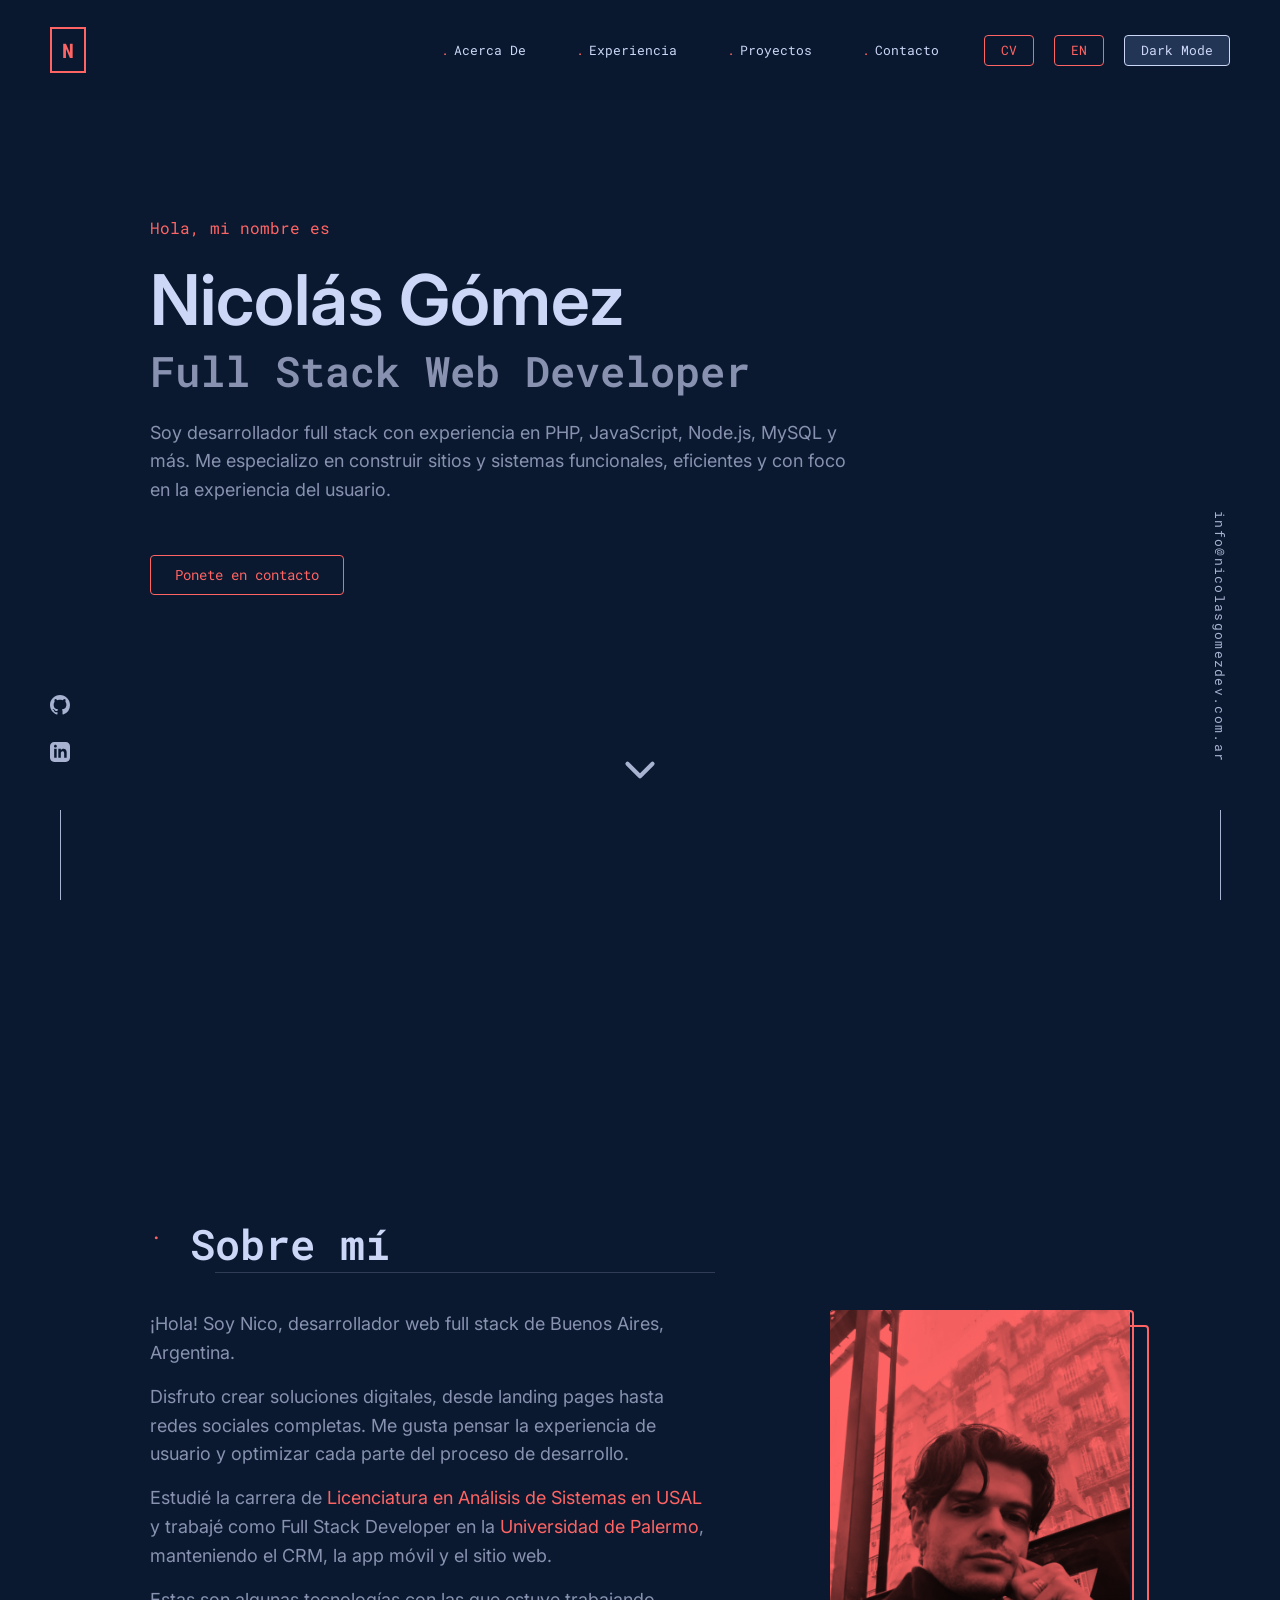
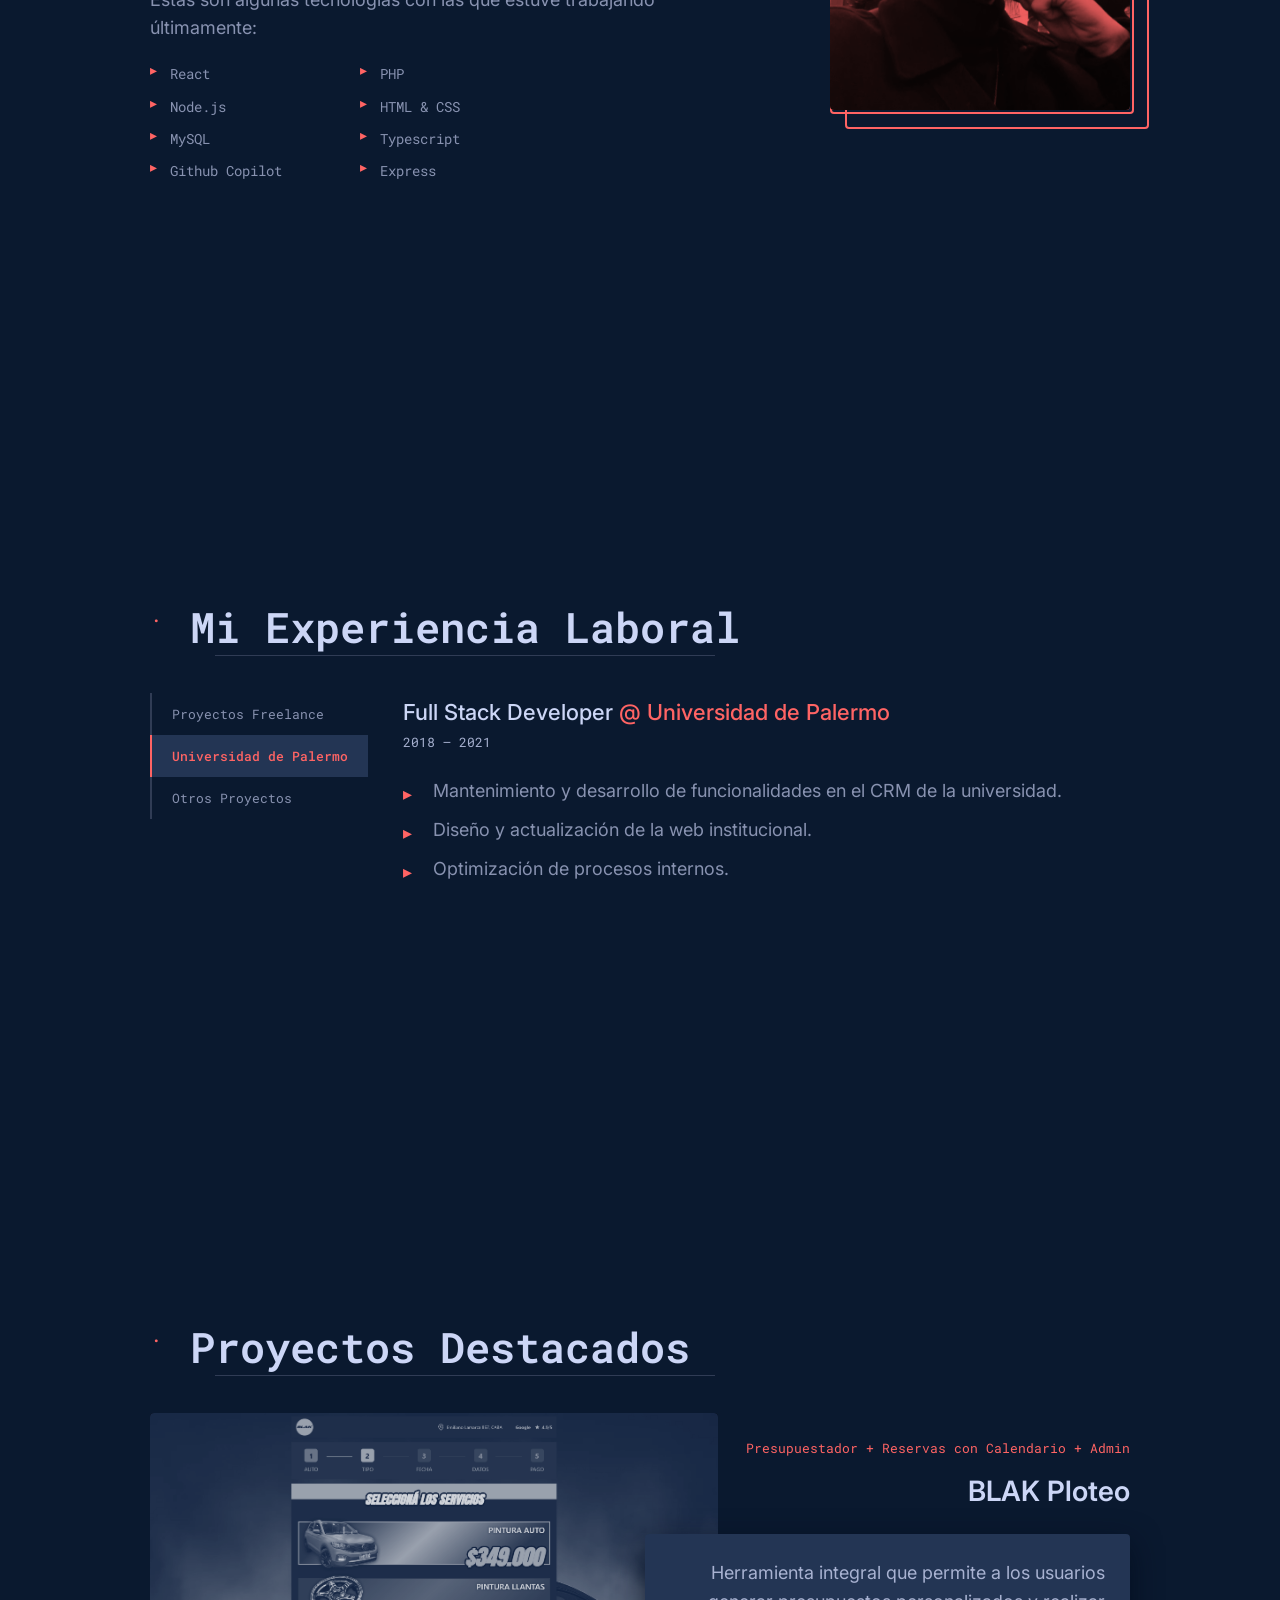
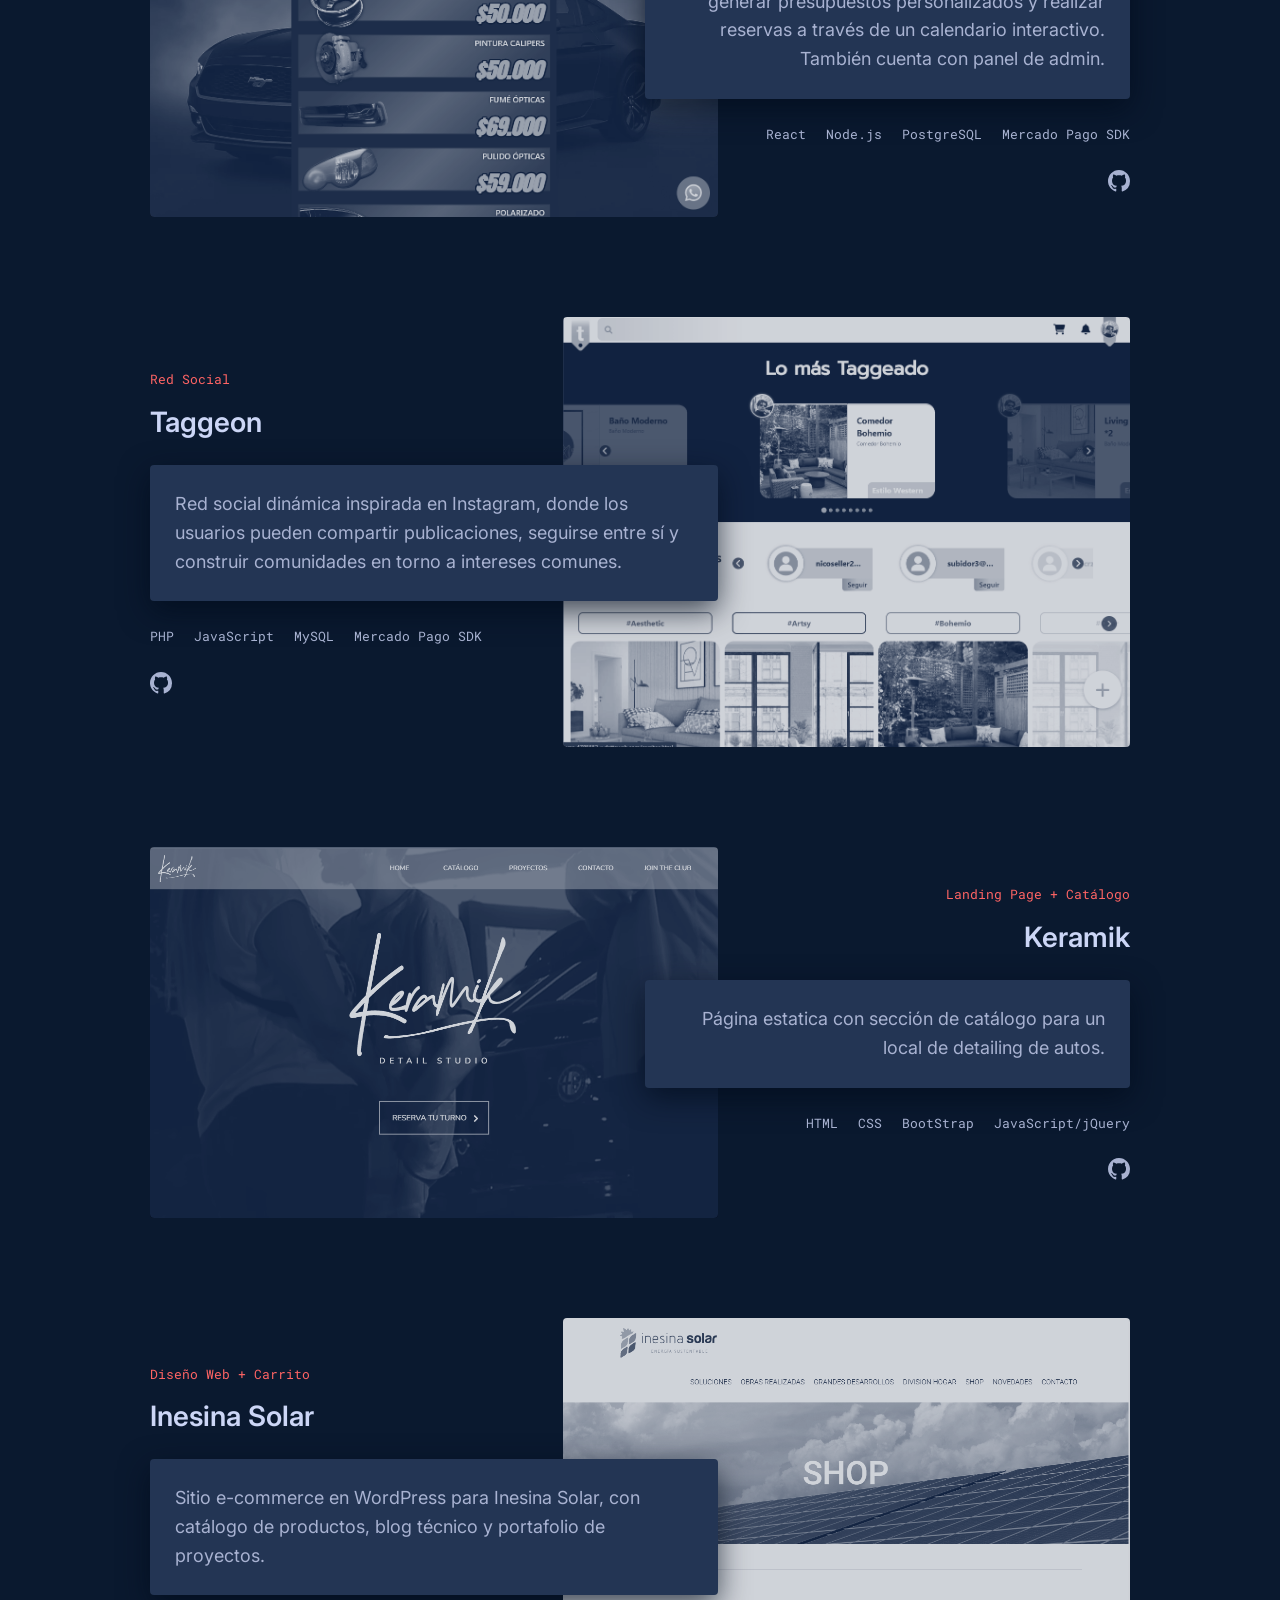
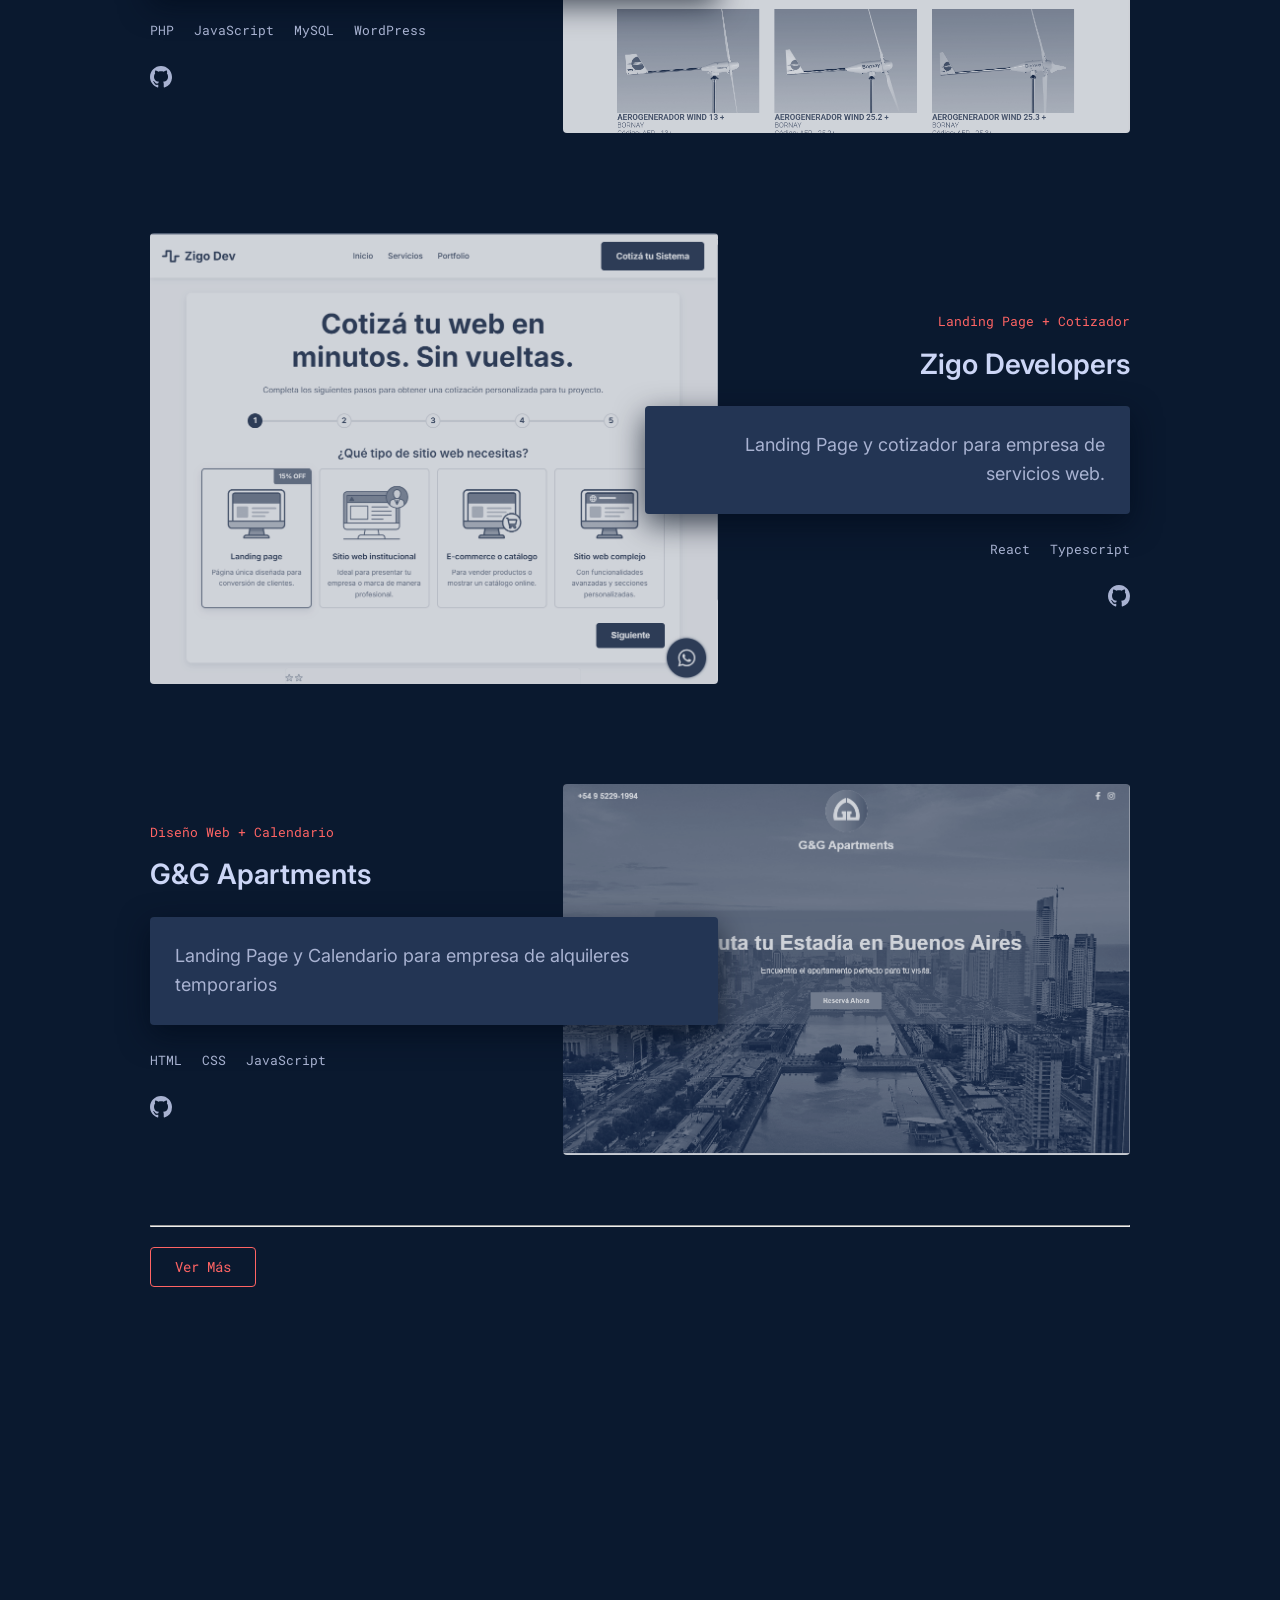
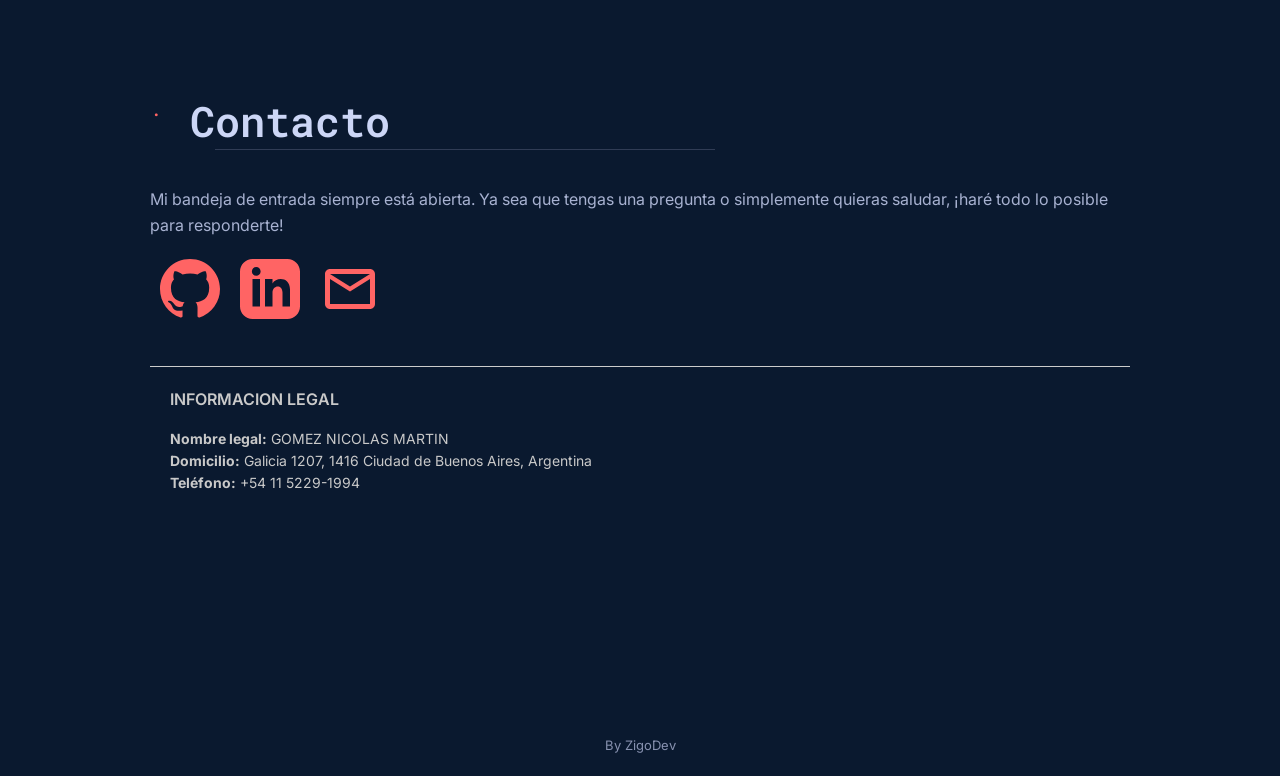
<file: index.html>
<!DOCTYPE html>
<html lang="es">
<head>
    <meta charset="UTF-8">
    <meta name="viewport" content="width=device-width, initial-scale=1.0">
    <meta name="facebook-domain-verification" content="uo9f62w8jszv41i4d3kcbkhc7lh3v6" />
    <title>Nicolás Gómez - Full Stack Developer</title>
    <link rel="stylesheet" type="text/css" href="css/styles.css">
    <link rel="preconnect" href="https://fonts.googleapis.com">
    <link rel="preconnect" href="https://fonts.gstatic.com" crossorigin>
    <link rel="icon" type="image/png" href="img/favicon2.png">
    <link href="https://fonts.googleapis.com/css2?family=Inter:wght@400;500;600;700&family=Roboto+Mono:wght@400;500&display=swap" rel="stylesheet">
</head>
<body>

    <header>
        <div class="logo">
            <a href="#hero">N</a>
        </div>
    
        <nav class="desktop-nav"> 
            <ul>
                <li><a href="#about">Acerca De</a></li>
                <li><a href="#experience">Experiencia</a></li>
                <li><a href="#work">Proyectos</a></li>
                <li><a href="#contact">Contacto</a></li>
            </ul>
            <a href="cv/cv_es.pdf" target="_blank" rel="noopener noreferrer" class="button resume-button">CV</a>
            <a href="index-en.html" rel="noopener noreferrer" class="button resume-button lang-button">EN</a>
            <button id="theme-toggle" class="button theme-toggle-button">Dark Mode</button>
        </nav>
    
        <div class="mobile-nav-button-container">
            <button class="hamburger-button" aria-label="Menu" aria-expanded="false" aria-controls="mobile-menu">
                <div class="hamburger-box">
                    <div class="hamburger-inner"></div>
                </div>
            </button>
        </div>
    </header>
    
    <aside id="mobile-menu" class="mobile-menu" tabindex="-1" aria-labelledby="mobile-menu-title" hidden>
        <button class="close-menu-button" aria-label="Close menu">
            <span>&times;</span> </button>
        <nav>
             <ul>
                <li><a href="#about">Acerca De</a></li>
                <li><a href="#experience">Experiencia</a></li>
                <li><a href="#work">Proyectos</a></li>
                <li><a href="#contact">Contacto</a></li>
             </ul>
            <div class="btn-mobile-otros">
                <a href="cv/cv_es.pdf" target="_blank" rel="noopener noreferrer" class="button resume-button">Resume</a>
                <a href="index-en.html" rel="noopener noreferrer" class="button resume-button lang-button">EN</a>
                <button id="mobile-theme-toggle" class="button theme-toggle-button">Dark Mode</button>
            </div>
        </nav>
    </aside>

    <aside class="side left">
        <ul>
            <li><a href="https://github.com/yourusername" target="_blank" rel="noopener noreferrer" aria-label="GitHub">
                 <svg xmlns="http://www.w3.org/2000/svg" viewBox="0 0 16 16" fill="currentColor"> <path d="M8 0C3.58 0 0 3.58 0 8c0 3.54 2.29 6.53 5.47 7.59.4.07.55-.17.55-.38 0-.19-.01-.82-.01-1.49-2.01.37-2.53-.49-2.69-.94-.09-.23-.48-.94-.82-1.13-.28-.15-.68-.52-.01-.53.63-.01 1.08.58 1.23.82.72 1.21 1.87.87 2.33.66.07-.52.28-.87.51-1.07-1.78-.2-3.64-.89-3.64-3.95 0-.87.31-1.59.82-2.15-.08-.2-.36-1.02.08-2.12 0 0 .67-.21 2.2.82.64-.18 1.32-.27 2-.27.68 0 1.36.09 2 .27 1.53-1.04 2.2-.82 2.2-.82.44 1.1.16 1.92.08 2.12.51.56.82 1.27.82 2.15 0 3.07-1.87 3.75-3.65 3.95.29.25.54.73.54 1.48 0 1.07-.01 1.93-.01 2.2 0 .21.15.46.55.38A8.013 8.013 0 0 0 16 8c0-4.42-3.58-8-8-8z"/> </svg>
            </a></li>
             <!-- <li><a href="https://instagram.com/yourusername" target="_blank" rel="noopener noreferrer" aria-label="Instagram">
                 <svg xmlns="http://www.w3.org/2000/svg" role="img" viewBox="0 0 24 24" fill="none" stroke="#0a192f" stroke-width="2" stroke-linecap="round" stroke-linejoin="round" class="feather feather-instagram"><rect x="2" y="2" width="20" height="20" rx="5" ry="5"></rect><path d="M16 11.37A4 4 0 1 1 12.63 8 4 4 0 0 1 16 11.37z"></path><line x1="17.5" y1="6.5" x2="17.51" y2="6.5"></line></svg>
             </a></li>stroke hardcodeado
            <li><a href="https://twitter.com/yourusername" target="_blank" rel="noopener noreferrer" aria-label="Twitter">
                 <svg xmlns="http://www.w3.org/2000/svg" viewBox="0 0 24 24" fill="currentColor"> <path d="M24 4.557c-.883.392-1.832.656-2.828.775 1.017-.609 1.798-1.574 2.165-2.724-.951.564-2.005.974-3.127 1.195-.897-.957-2.178-1.555-3.594-1.555-3.179 0-5.515 2.966-4.797 6.045-4.091-.205-7.719-2.165-10.148-5.144-.424.727-.666 1.581-.666 2.493 0 1.696.862 3.19 2.171 4.069-.802-.026-1.55-.248-2.2-.608v.064c0 2.368 1.686 4.34 3.914 4.79-.41.111-.843.171-1.286.171-.315 0-.619-.031-.916-.086.621 1.934 2.426 3.341 4.567 3.381-1.676 1.311-3.789 2.091-6.083 2.091-.396 0-.787-.023-1.171-.069 2.167 1.394 4.748 2.209 7.522 2.209 9.016 0 13.939-7.482 13.939-13.94 0-.212-.005-.424-.014-.634.957-.69 1.785-1.554 2.443-2.537z"/> </svg>
            </a></li> -->
            <li><a href="https://linkedin.com/in/yourusername" target="_blank" rel="noopener noreferrer" aria-label="LinkedIn">
                 <svg xmlns="http://www.w3.org/2000/svg" viewBox="0 0 24 24" fill="currentColor"> <path d="M19 0h-14c-2.761 0-5 2.239-5 5v14c0 2.761 2.239 5 5 5h14c2.762 0 5-2.239 5-5v-14c0-2.761-2.238-5-5-5zm-11 19h-3v-11h3v11zm-1.5-12.268c-.966 0-1.75-.79-1.75-1.764s.784-1.764 1.75-1.764 1.75.79 1.75 1.764-.783 1.764-1.75 1.764zm13.5 12.268h-3v-5.604c0-3.368-4-3.113-4 0v5.604h-3v-11h3v1.765c1.396-2.586 7-2.777 7 2.476v6.759z"/> </svg>
            </a></li>
        </ul>
    </aside>

    <aside class="side right">
        <div class="email">
            <a href="mailto:info@nicolasgomezdev.com.ar">info@nicolasgomezdev.com.ar</a>
        </div>
    </aside>

    <main>
        <section id="hero">
            <p class="greeting">Hola, mi nombre es</p>
            <h1 class="name">Nicolás Gómez</h1>
            <h2 class="tagline">Full Stack Web Developer</h2>
            <p>Soy desarrollador full stack con experiencia en PHP, JavaScript, Node.js, MySQL y más. Me especializo en construir sitios y sistemas funcionales, eficientes y con foco en la experiencia del usuario.</p>
            <a href="#contact" class="button contact-button">Ponete en contacto</a>
            
            <!-- Botón de desplazamiento -->
            <div class="scroll-down-container">
                <a href="#about" class="scroll-down-button" aria-label="Desplazarse hacia abajo">
                    <svg xmlns="http://www.w3.org/2000/svg" width="50" height="50" viewBox="0 0 24 24" fill="none" stroke="currentColor" stroke-width="2" stroke-linecap="round" stroke-linejoin="round">
                        <polyline points="6 9 12 15 18 9"></polyline>
                    </svg>
                </a>
            </div>
        </section>
        
        <section id="about" style="margin-top: 200px;">
            <h2>Sobre mí</h2>
            <div class="about-content">
                <div class="about-text">
                    <p>¡Hola! Soy Nico, desarrollador web full stack de Buenos Aires, Argentina.</p>
                    <p>Disfruto crear soluciones digitales, desde landing pages hasta redes sociales completas. Me gusta pensar la experiencia de usuario y optimizar cada parte del proceso de desarrollo.</p>
                    <p>Estudié la carrera de <span class="highlight">Licenciatura en Análisis de Sistemas en USAL</span> y trabajé como Full Stack Developer en la <span class="highlight">Universidad de Palermo</span>, manteniendo el CRM, la app móvil y el sitio web.</p>
                    <p>Estas son algunas tecnologías con las que estuve trabajando últimamente:</p>
                    <ul class="skills-list">
                        <li>React</li>
                        <li>PHP</li>
                        <li>Node.js</li>
                        <li>HTML & CSS</li>
                        <li>MySQL</li>
                        <li>Typescript</li>
                        <li>Github Copilot</li>
                        <li>Express</li>
                    </ul>
                </div>
                <div class="about-image">
                    <div class="image-wrapper">
                        <img src="img/20240723_174016.jpg" alt="Nicolás Gómez">
                    </div>
                </div>
            </div>
        </section>
        
        <section id="experience">
            <h2>Mi Experiencia Laboral</h2>
            <div class="experience-tabs">
                <div class="tab-list" role="tablist" aria-label="Job tabs">
                    <button id="tab-0" role="tab" aria-selected="false" aria-controls="panel-0" tabindex="-1" class="tab-button">
                        <span>Proyectos Freelance</span>
                    </button>
                    <button id="tab-1" role="tab" aria-selected="true" aria-controls="panel-1" tabindex="0" class="tab-button active">
                        <span>Universidad de Palermo</span>
                    </button>
                    <button id="tab-2" role="tab" aria-selected="false" aria-controls="panel-2" tabindex="-1" class="tab-button">
                        <span>Otros Proyectos</span>
                    </button>
                </div>
        
                <div class="tab-panels">
                    <div id="panel-0" role="tabpanel" tabindex="0" aria-labelledby="tab-0" class="tab-panel" hidden>
                        <h3><span>Full Stack Developer</span> <span class="company"> Freelance</span></h3>
                        <p class="date">2021 — 2024</p>
                        <ul>
                            <li>Diseño y desarrollo de sitios web para emprendimientos como GG Apartments y Keramik.</li>
                            <li>Creación de redes sociales propias con funcionalidades avanzadas (Taggeon).</li>
                            <li>Implementación de funcionalidades de reservas y pagos online en plataformas como BLAK.</li>
                        </ul>
                    </div>
                    <div id="panel-1" role="tabpanel" tabindex="0" aria-labelledby="tab-1" class="tab-panel active">
                        <h3><span>Full Stack Developer</span> <span class="company"> Universidad de Palermo</span></h3>
                        <p class="date">2018 — 2021</p>
                        <ul>
                            <li>Mantenimiento y desarrollo de funcionalidades en el CRM de la universidad.</li>
                            <li>Diseño y actualización de la web institucional.</li>
                            <li>Optimización de procesos internos.</li>
                        </ul>
                    </div>
                    <div id="panel-2" role="tabpanel" tabindex="0" aria-labelledby="tab-2" class="tab-panel">
                        <h3><span>Otros Proyectos/Emprendimientos</span></h3>
                        <p class="date">2021 — 2024</p>
                        <ul>
                            <li>
                                <strong>Keramik</strong>, Local de detailing de autos<br>
                                Gestión de proyectos, estrategia digital y Desarrollo de sistemas<br>
                            </li>
                            <li>
                                <strong>G&G Apartments</strong>, Sub alquiler de propiedades de alquiler temporario<br>
                                Gestión de proyectos, estrategia digital y Desarrollo de sistemas<br>
                            </li>
                        </ul>
                    </div>
                </div>
            </div>
        </section>
        

        <section id="work">
            <h2>Proyectos Destacados</h2>
  
            <ul class="featured-projects-list">
                <li class="project">
                    <div class="project-content">
                        <div>
                            <p class="project-overline">Presupuestador + Reservas con Calendario + Admin</p>
                            <h3 class="project-title"><a href="https://blak.com.ar">BLAK Ploteo</a></h3>
                            <div class="project-description">
                                <p>Herramienta integral que permite a los usuarios generar presupuestos personalizados y realizar reservas a través de un calendario interactivo. También cuenta con panel de admin.</p>
                            </div>
                            <ul class="project-tech-list">
                                <li>React</li>
                                <li>Node.js</li>
                                <li>PostgreSQL</li>
                                <li>Mercado Pago SDK</li>
                            </ul>
                            <div class="project-links">
                                <a href="https://github.com/nicogomez94" aria-label="GitHub Link" target="_blank" rel="noopener noreferrer">
                                    <svg xmlns="http://www.w3.org/2000/svg" viewBox="0 0 16 16" fill="currentColor" width="22" height="22"><path d="M8 0C3.58 0 0 3.58 0 8c0 3.54 2.29 6.53 5.47 7.59.4.07.55-.17.55-.38 0-.19-.01-.82-.01-1.49-2.01.37-2.53-.49-2.69-.94-.09-.23-.48-.94-.82-1.13-.28-.15-.68-.52-.01-.53.63-.01 1.08.58 1.23.82.72 1.21 1.87.87 2.33.66.07-.52.28-.87.51-1.07-1.78-.2-3.64-.89-3.64-3.95 0-.87.31-1.59.82-2.15-.08-.2-.36-1.02.08-2.12 0 0 .67-.21 2.2.82.64-.18 1.32-.27 2-.27.68 0 1.36.09 2 .27 1.53-1.04 2.2-.82 2.2-.82.44 1.1.16 1.92.08 2.12.51.56.82 1.27.82 2.15 0 3.07-1.87 3.75-3.65 3.95.29.25.54.73.54 1.48 0 1.07-.01 1.93-.01 2.2 0 .21.15.46.55.38A8.013 8.013 0 0 0 16 8c0-4.42-3.58-8-8-8z"/></svg>
                                </a>
                                </div>
                        </div>
                    </div>
                    <div class="project-image">
                         <a href="https://blak.com.ar">
                            <img src="img/blak.png" alt="AssignmentHub Screenshot">
                         </a>
                    </div>
                </li>
  
                <li class="project">
                    <div class="project-content">
                        <div>
                            <p class="project-overline">Red Social</p>
                            <h3 class="project-title"><a href="http://vps-4785552-x.dattaweb.com/">Taggeon</a></h3>
                            <div class="project-description">
                                <p>Red social dinámica inspirada en Instagram, donde los usuarios pueden compartir publicaciones, seguirse entre sí y construir comunidades en torno a intereses comunes.</p>
                            </div>
                            <ul class="project-tech-list">
                                <li>PHP</li>
                                <li>JavaScript</li>
                                <li>MySQL</li>
                                <li>Mercado Pago SDK</li>
                            </ul>
                            <div class="project-links">
                                <a href="https://github.com/nicogomez94" aria-label="GitHub Link" target="_blank" rel="noopener noreferrer">
                                     <svg xmlns="http://www.w3.org/2000/svg" viewBox="0 0 16 16" fill="currentColor" width="22" height="22"><path d="M8 0C3.58 0 0 3.58 0 8c0 3.54 2.29 6.53 5.47 7.59.4.07.55-.17.55-.38 0-.19-.01-.82-.01-1.49-2.01.37-2.53-.49-2.69-.94-.09-.23-.48-.94-.82-1.13-.28-.15-.68-.52-.01-.53.63-.01 1.08.58 1.23.82.72 1.21 1.87.87 2.33.66.07-.52.28-.87.51-1.07-1.78-.2-3.64-.89-3.64-3.95 0-.87.31-1.59.82-2.15-.08-.2-.36-1.02.08-2.12 0 0 .67-.21 2.2.82.64-.18 1.32-.27 2-.27.68 0 1.36.09 2 .27 1.53-1.04 2.2-.82 2.2-.82.44 1.1.16 1.92.08 2.12.51.56.82 1.27.82 2.15 0 3.07-1.87 3.75-3.65 3.95.29.25.54.73.54 1.48 0 1.07-.01 1.93-.01 2.2 0 .21.15.46.55.38A8.013 8.013 0 0 0 16 8c0-4.42-3.58-8-8-8z"/></svg>
                                </a>
                            </div>
                        </div>
                    </div>
                    <div class="project-image">
                        <a href="http://vps-4785552-x.dattaweb.com/">
                            <img src="img/tagg.png" alt="Quiz App Screenshot">
                        </a>
                    </div>
                </li>
                <li class="project">
                    <div class="project-content">
                        <div>
                            <p class="project-overline">Landing Page + Catálogo</p>
                            <h3 class="project-title"><a href="https://keramik.com.ar/">Keramik</a></h3>
                            <div class="project-description">
                                <p>Página estatica con sección de catálogo para un local de detailing de autos.</p>
                            </div>
                            <ul class="project-tech-list">
                                <li>HTML</li>
                                <li>CSS</li>
                                <li>BootStrap</li>
                                <li>JavaScript/jQuery</li>
                            </ul>
                            <div class="project-links">
                                <a href="https://github.com/nicogomez94" aria-label="GitHub Link" target="_blank" rel="noopener noreferrer">
                                     <svg xmlns="http://www.w3.org/2000/svg" viewBox="0 0 16 16" fill="currentColor" width="22" height="22"><path d="M8 0C3.58 0 0 3.58 0 8c0 3.54 2.29 6.53 5.47 7.59.4.07.55-.17.55-.38 0-.19-.01-.82-.01-1.49-2.01.37-2.53-.49-2.69-.94-.09-.23-.48-.94-.82-1.13-.28-.15-.68-.52-.01-.53.63-.01 1.08.58 1.23.82.72 1.21 1.87.87 2.33.66.07-.52.28-.87.51-1.07-1.78-.2-3.64-.89-3.64-3.95 0-.87.31-1.59.82-2.15-.08-.2-.36-1.02.08-2.12 0 0 .67-.21 2.2.82.64-.18 1.32-.27 2-.27.68 0 1.36.09 2 .27 1.53-1.04 2.2-.82 2.2-.82.44 1.1.16 1.92.08 2.12.51.56.82 1.27.82 2.15 0 3.07-1.87 3.75-3.65 3.95.29.25.54.73.54 1.48 0 1.07-.01 1.93-.01 2.2 0 .21.15.46.55.38A8.013 8.013 0 0 0 16 8c0-4.42-3.58-8-8-8z"/></svg>
                                </a>
                            </div>
                        </div>
                    </div>
                    <div class="project-image">
                        <a href="https://keramik.com.ar/">
                            <img src="img/ker.png" alt="Quiz App Screenshot">
                        </a>
                    </div>
                </li>
                <li class="project">
                    <div class="project-content">
                        <div>
                            <p class="project-overline">Diseño Web + Carrito</p>
                            <h3 class="project-title"><a href="https://inesinasolar.com/">Inesina Solar</a></h3>
                            <div class="project-description">
                                <p>Sitio e-commerce en WordPress para Inesina Solar, con catálogo de productos, blog técnico y portafolio de proyectos.</p>
                            </div>
                            <ul class="project-tech-list">
                                <li>PHP</li>
                                <li>JavaScript</li>
                                <li>MySQL</li>
                                <li>WordPress</li>
                            </ul>
                            <div class="project-links">
                                <a href="https://github.com/nicogomez94" aria-label="GitHub Link" target="_blank" rel="noopener noreferrer">
                                     <svg xmlns="http://www.w3.org/2000/svg" viewBox="0 0 16 16" fill="currentColor" width="22" height="22"><path d="M8 0C3.58 0 0 3.58 0 8c0 3.54 2.29 6.53 5.47 7.59.4.07.55-.17.55-.38 0-.19-.01-.82-.01-1.49-2.01.37-2.53-.49-2.69-.94-.09-.23-.48-.94-.82-1.13-.28-.15-.68-.52-.01-.53.63-.01 1.08.58 1.23.82.72 1.21 1.87.87 2.33.66.07-.52.28-.87.51-1.07-1.78-.2-3.64-.89-3.64-3.95 0-.87.31-1.59.82-2.15-.08-.2-.36-1.02.08-2.12 0 0 .67-.21 2.2.82.64-.18 1.32-.27 2-.27.68 0 1.36.09 2 .27 1.53-1.04 2.2-.82 2.2-.82.44 1.1.16 1.92.08 2.12.51.56.82 1.27.82 2.15 0 3.07-1.87 3.75-3.65 3.95.29.25.54.73.54 1.48 0 1.07-.01 1.93-.01 2.2 0 .21.15.46.55.38A8.013 8.013 0 0 0 16 8c0-4.42-3.58-8-8-8z"/></svg>
                                </a>
                            </div>
                        </div>
                    </div>
                    <div class="project-image">
                        <a href="https://inesinasolar.com/">
                            <img src="img/inesina.png" alt="Quiz App Screenshot">
                        </a>
                    </div>
                </li>
                <li class="project">
                    <div class="project-content">
                        <div>
                            <p class="project-overline">Landing Page + Cotizador</p>
                            <h3 class="project-title"><a href="https://zigodev.com.ar">Zigo Developers</a></h3>
                            <div class="project-description">
                                <p>Landing Page y cotizador para empresa de servicios web.</p>
                            </div>
                            <ul class="project-tech-list">
                                <li>React</li>
                                <li>Typescript</li>
                            </ul>
                            <div class="project-links">
                                <a href="https://github.com/nicogomez94" aria-label="GitHub Link" target="_blank" rel="noopener noreferrer">
                                     <svg xmlns="http://www.w3.org/2000/svg" viewBox="0 0 16 16" fill="currentColor" width="22" height="22"><path d="M8 0C3.58 0 0 3.58 0 8c0 3.54 2.29 6.53 5.47 7.59.4.07.55-.17.55-.38 0-.19-.01-.82-.01-1.49-2.01.37-2.53-.49-2.69-.94-.09-.23-.48-.94-.82-1.13-.28-.15-.68-.52-.01-.53.63-.01 1.08.58 1.23.82.72 1.21 1.87.87 2.33.66.07-.52.28-.87.51-1.07-1.78-.2-3.64-.89-3.64-3.95 0-.87.31-1.59.82-2.15-.08-.2-.36-1.02.08-2.12 0 0 .67-.21 2.2.82.64-.18 1.32-.27 2-.27.68 0 1.36.09 2 .27 1.53-1.04 2.2-.82 2.2-.82.44 1.1.16 1.92.08 2.12.51.56.82 1.27.82 2.15 0 3.07-1.87 3.75-3.65 3.95.29.25.54.73.54 1.48 0 1.07-.01 1.93-.01 2.2 0 .21.15.46.55.38A8.013 8.013 0 0 0 16 8c0-4.42-3.58-8-8-8z"/></svg>
                                </a>
                            </div>
                        </div>
                    </div>
                    <div class="project-image">
                        <a href="https://zigodev.com.ar">
                            <img src="img/zigo.png" alt="Quiz App Screenshot">
                        </a>
                    </div>
                </li>
                <li class="project">
                    <div class="project-content">
                        <div>
                            <p class="project-overline">Diseño Web + Calendario</p>
                            <h3 class="project-title"><a href="https://ggapartments.com.ar">G&G Apartments</a></h3>
                            <div class="project-description">
                                <p>Landing Page y Calendario para empresa de alquileres temporarios</p>
                            </div>
                            <ul class="project-tech-list">
                                <li>HTML</li>
                                <li>CSS</li>
                                <li>JavaScript</li>
                            </ul>
                            <div class="project-links">
                                <a href="https://github.com/nicogomez94" aria-label="GitHub Link" target="_blank" rel="noopener noreferrer">
                                     <svg xmlns="http://www.w3.org/2000/svg" viewBox="0 0 16 16" fill="currentColor" width="22" height="22"><path d="M8 0C3.58 0 0 3.58 0 8c0 3.54 2.29 6.53 5.47 7.59.4.07.55-.17.55-.38 0-.19-.01-.82-.01-1.49-2.01.37-2.53-.49-2.69-.94-.09-.23-.48-.94-.82-1.13-.28-.15-.68-.52-.01-.53.63-.01 1.08.58 1.23.82.72 1.21 1.87.87 2.33.66.07-.52.28-.87.51-1.07-1.78-.2-3.64-.89-3.64-3.95 0-.87.31-1.59.82-2.15-.08-.2-.36-1.02.08-2.12 0 0 .67-.21 2.2.82.64-.18 1.32-.27 2-.27.68 0 1.36.09 2 .27 1.53-1.04 2.2-.82 2.2-.82.44 1.1.16 1.92.08 2.12.51.56.82 1.27.82 2.15 0 3.07-1.87 3.75-3.65 3.95.29.25.54.73.54 1.48 0 1.07-.01 1.93-.01 2.2 0 .21.15.46.55.38A8.013 8.013 0 0 0 16 8c0-4.42-3.58-8-8-8z"/></svg>
                                </a>
                            </div>
                        </div>
                    </div>
                    <div class="project-image">
                        <a href="https://ggapartments.com.ar">
                            <img src="img/gg.png" alt="Quiz App Screenshot">
                        </a>
                    </div>
                </li>
            </ul>
            <hr>
            <a href="https://github.com/nicogomez94" class="button contact-button" style="margin-top: 20px;">Ver Más</a>
        </section>

        <section id="contact">
            <h2>Contacto</h2>
            <p>Mi bandeja de entrada siempre está abierta. Ya sea que tengas una pregunta o simplemente quieras saludar, ¡haré todo lo posible para responderte!</p>
            <!-- Botones de redes sociales -->
            <div class="social-buttons">
                <a href="https://github.com/nicogomez94" target="_blank" rel="noopener noreferrer" aria-label="GitHub">
                    <svg xmlns="http://www.w3.org/2000/svg" viewBox="0 0 16 16" fill="currentColor" width="60" height="60">
                        <path d="M8 0C3.58 0 0 3.58 0 8c0 3.54 2.29 6.53 5.47 7.59.4.07.55-.17.55-.38 0-.19-.01-.82-.01-1.49-2.01.37-2.53-.49-2.69-.94-.09-.23-.48-.94-.82-1.13-.28-.15-.68-.52-.01-.53.63-.01 1.08.58 1.23.82.72 1.21 1.87.87 2.33.66.07-.52.28-.87.51-1.07-1.78-.2-3.64-.89-3.64-3.95 0-.87.31-1.59.82-2.15-.08-.2-.36-1.02.08-2.12 0 0 .67-.21 2.2.82.64-.18 1.32-.27 2-.27.68 0 1.36.09 2 .27 1.53-1.04 2.2-.82 2.2-.82.44 1.1.16 1.92.08 2.12.51.56.82 1.27.82 2.15 0 3.07-1.87 3.75-3.65 3.95.29.25.54.73.54 1.48 0 1.07-.01 1.93-.01 2.2 0 .21.15.46.55.38A8.013 8.013 0 0 0 16 8c0-4.42-3.58-8-8-8z"/>
                    </svg>
                </a>
                <a href="https://linkedin.com/in/nicolasgomez94" target="_blank" rel="noopener noreferrer" aria-label="LinkedIn">
                    <svg xmlns="http://www.w3.org/2000/svg" viewBox="0 0 24 24" fill="currentColor" width="60" height="60">
                        <path d="M19 0h-14c-2.761 0-5 2.239-5 5v14c0 2.761 2.239 5 5 5h14c2.762 0 5-2.239 5-5v-14c0-2.761-2.238-5-5-5zm-11 19h-3v-11h3v11zm-1.5-12.268c-.966 0-1.75-.79-1.75-1.764s.784-1.764 1.75-1.764 1.75.79 1.75 1.764-.783 1.764-1.75 1.764zm13.5 12.268h-3v-5.604c0-3.368-4-3.113-4 0v5.604h-3v-11h3v1.765c1.396-2.586 7-2.777 7 2.476v6.759z"/>
                    </svg>
                </a>
                <a href="mailto:info@nicolasgomezdev.com.ar" target="_blank" rel="noopener noreferrer" aria-label="Correo">
                    <svg xmlns="http://www.w3.org/2000/svg" viewBox="0 0 24 24" fill="currentColor" width="60" height="60">
                        <path d="M20 4H4C2.9 4 2 4.9 2 6v12c0 1.1.9 2 2 2h16c1.1 0 2-.9 2-2V6c0-1.1-.9-2-2-2zm0 2-8 5-8-5h16zm0 12H4V8l8 5 8-5v10z"/>
                    </svg>
                </a>
            </div>
            
            <!-- Información Legal -->
            <div class="legal-info" style="margin-top: 40px; padding: 20px; border-top: 1px solid #ccc; font-size: 14px; color: #c9c9c9;">
                <h3 style="margin-bottom: 15px; font-size: 16px; color: inherit;">INFORMACION LEGAL</h3>
                <p><strong>Nombre legal:</strong> GOMEZ NICOLAS MARTIN</p>
                <p><strong>Domicilio:</strong> Galicia 1207, 1416 Ciudad de Buenos Aires, Argentina</p>
                <p><strong>Teléfono:</strong> +54 11 5229-1994</p>
            </div>
        </section>

    </main>

    <footer style="text-align: center; padding: 20px; font-size: 13px; color: #8892b0;">
        <a href="https://zigodev.com.ar" target="_blank" rel="noopener noreferrer" style="color: inherit; text-decoration: none;">By ZigoDev</a>
    </footer>

    <script src="js/script.js"></script>

</body>
</html>
</file>
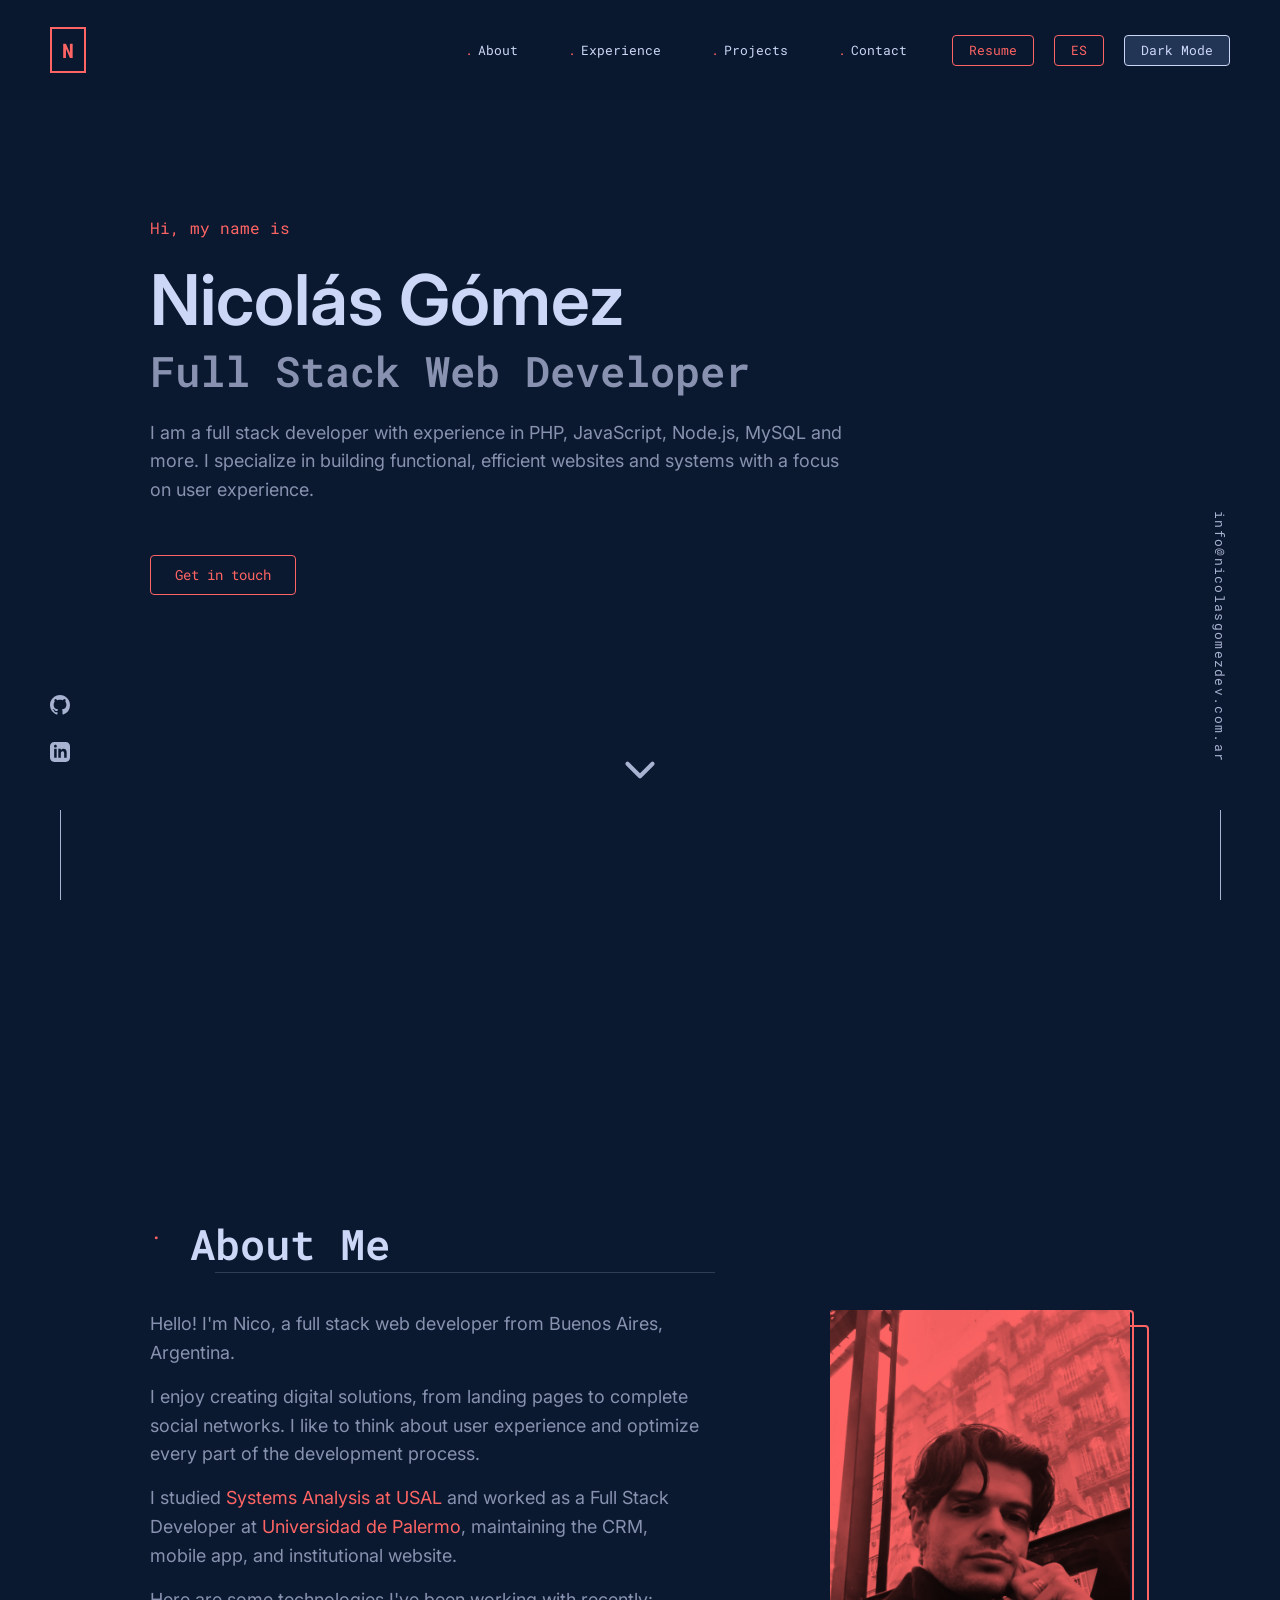
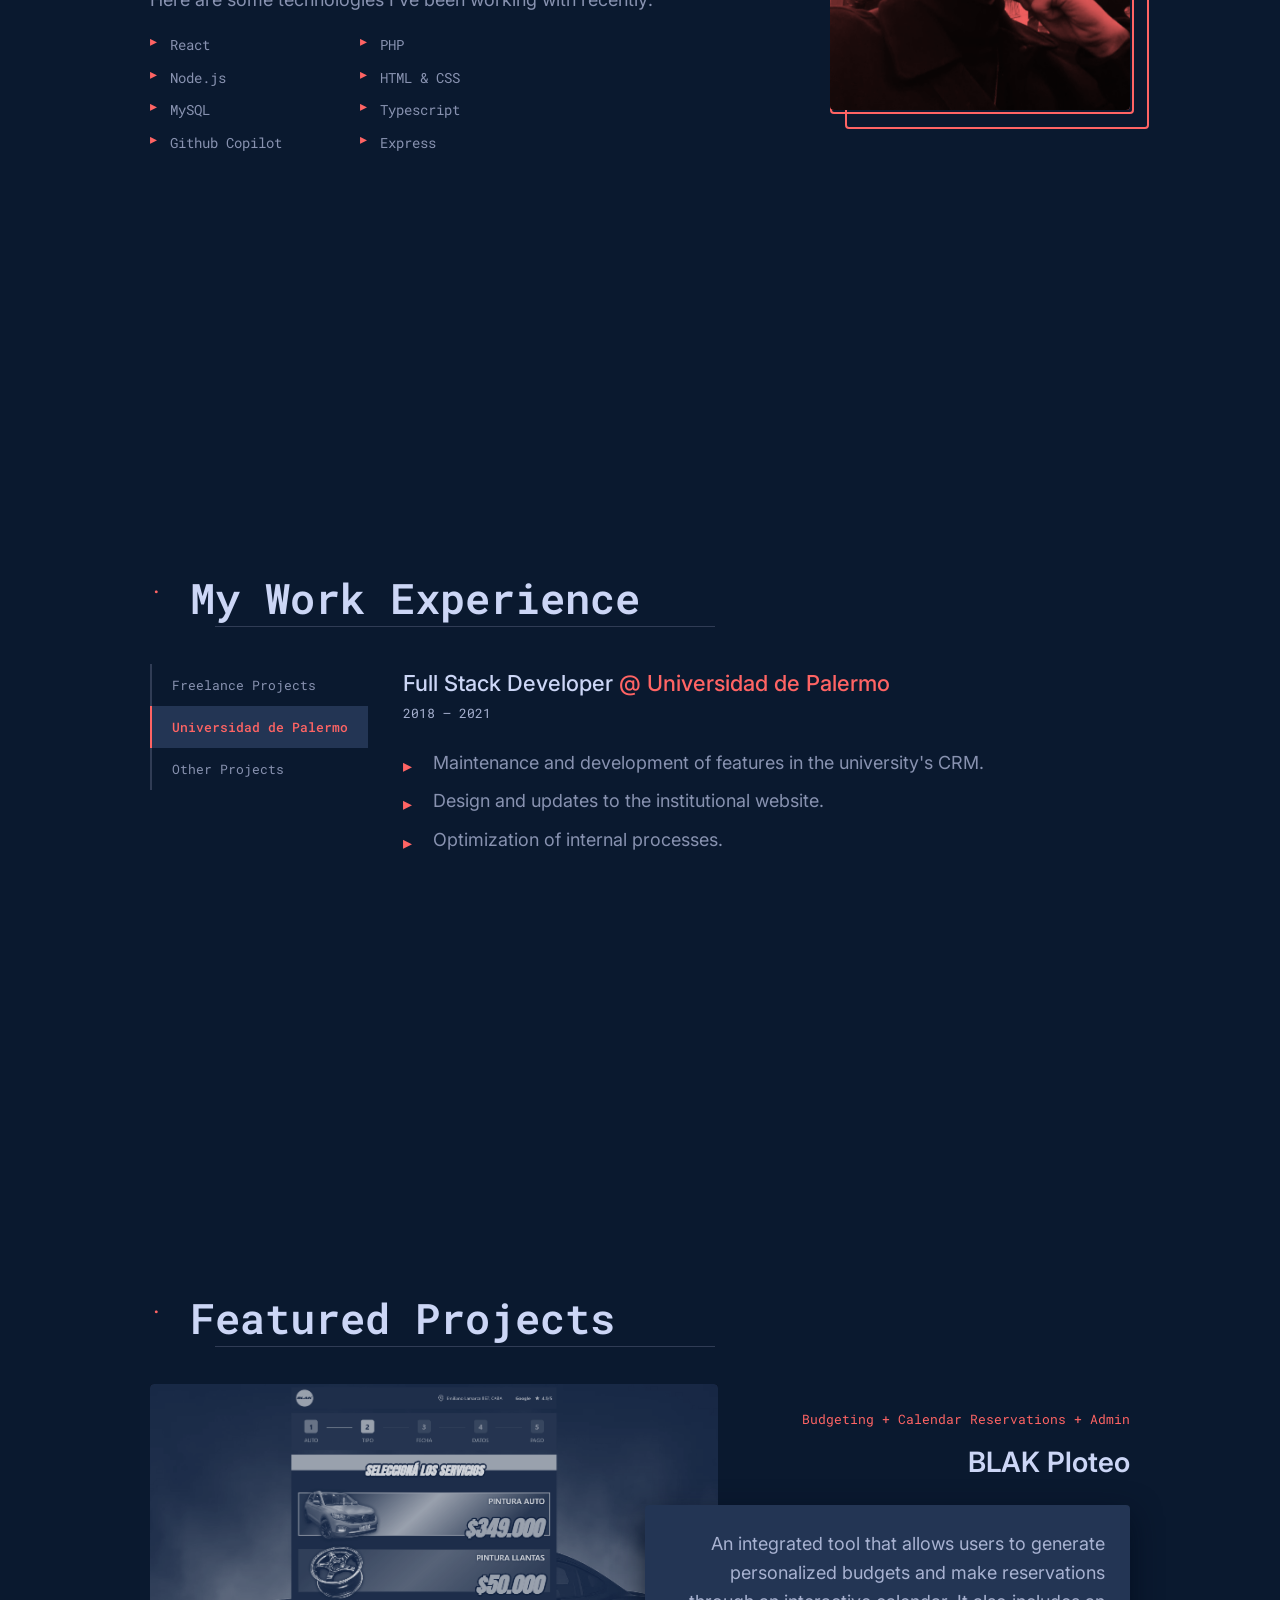
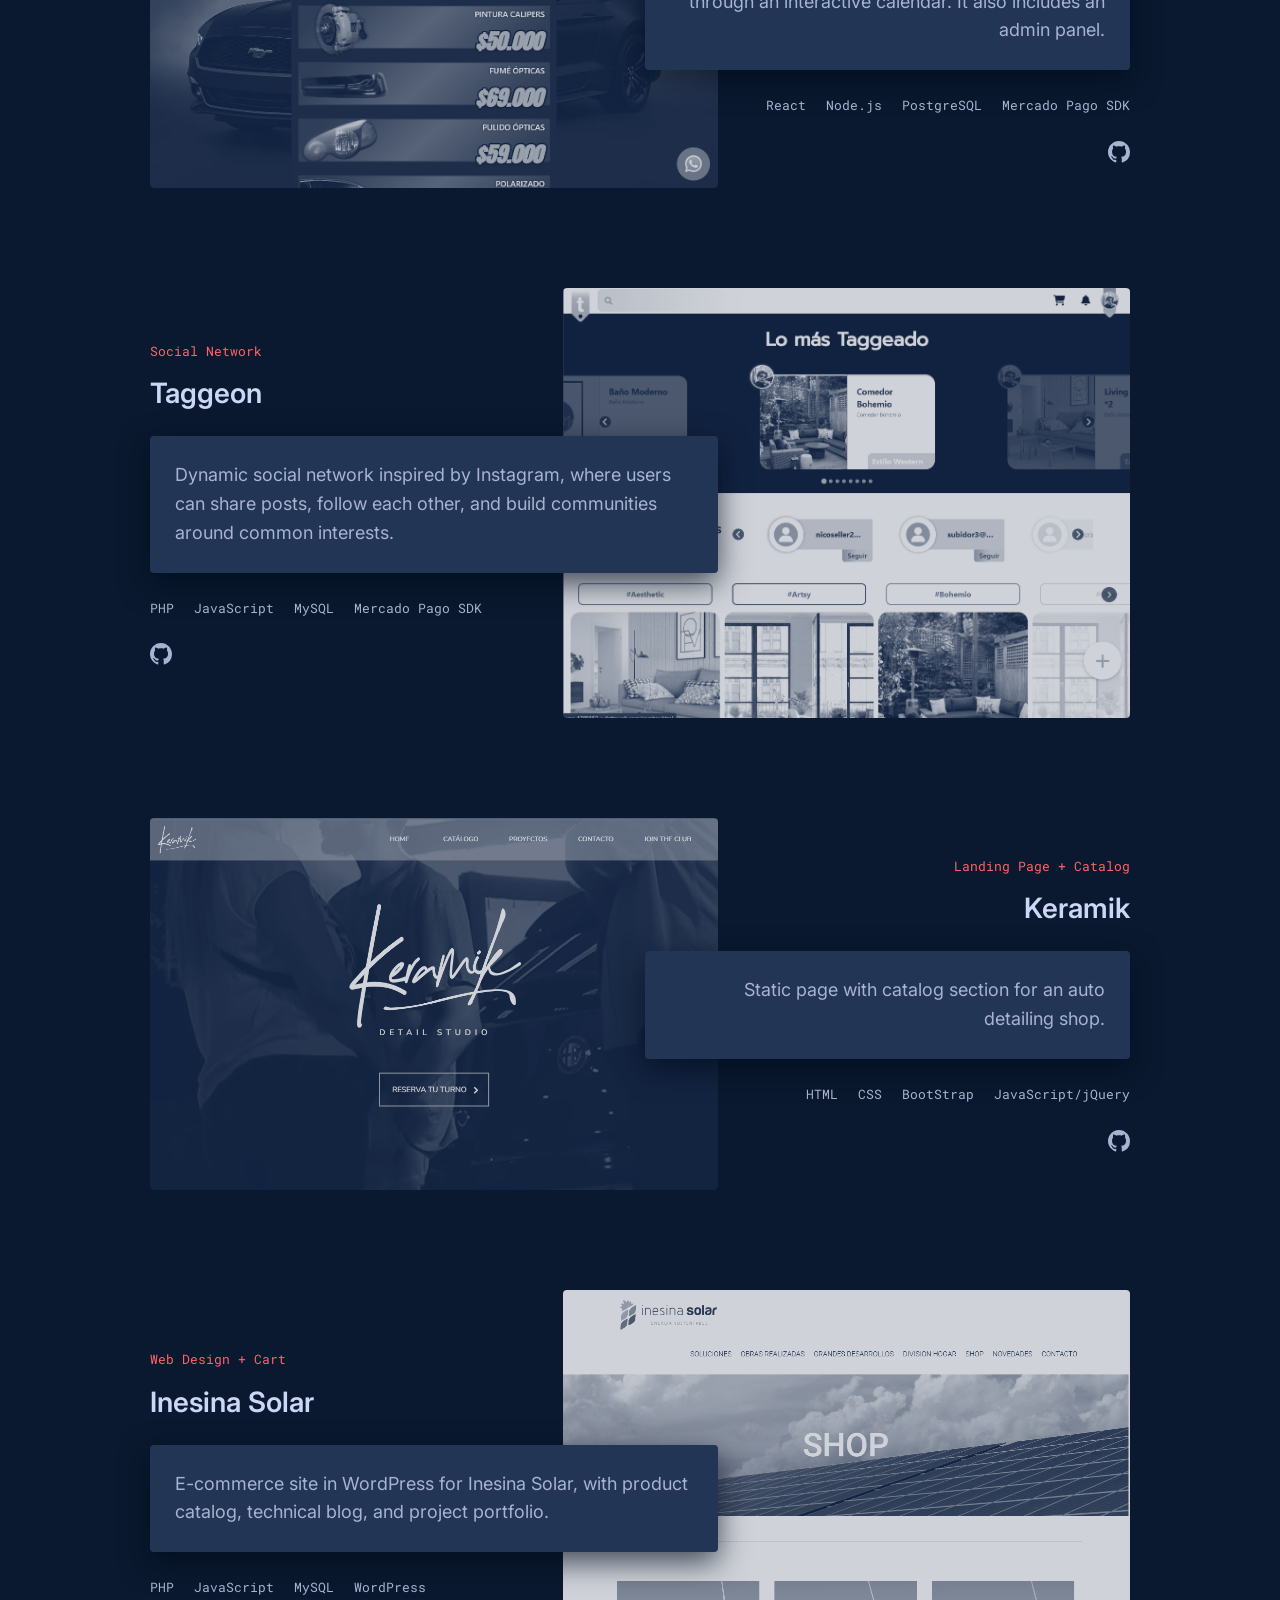
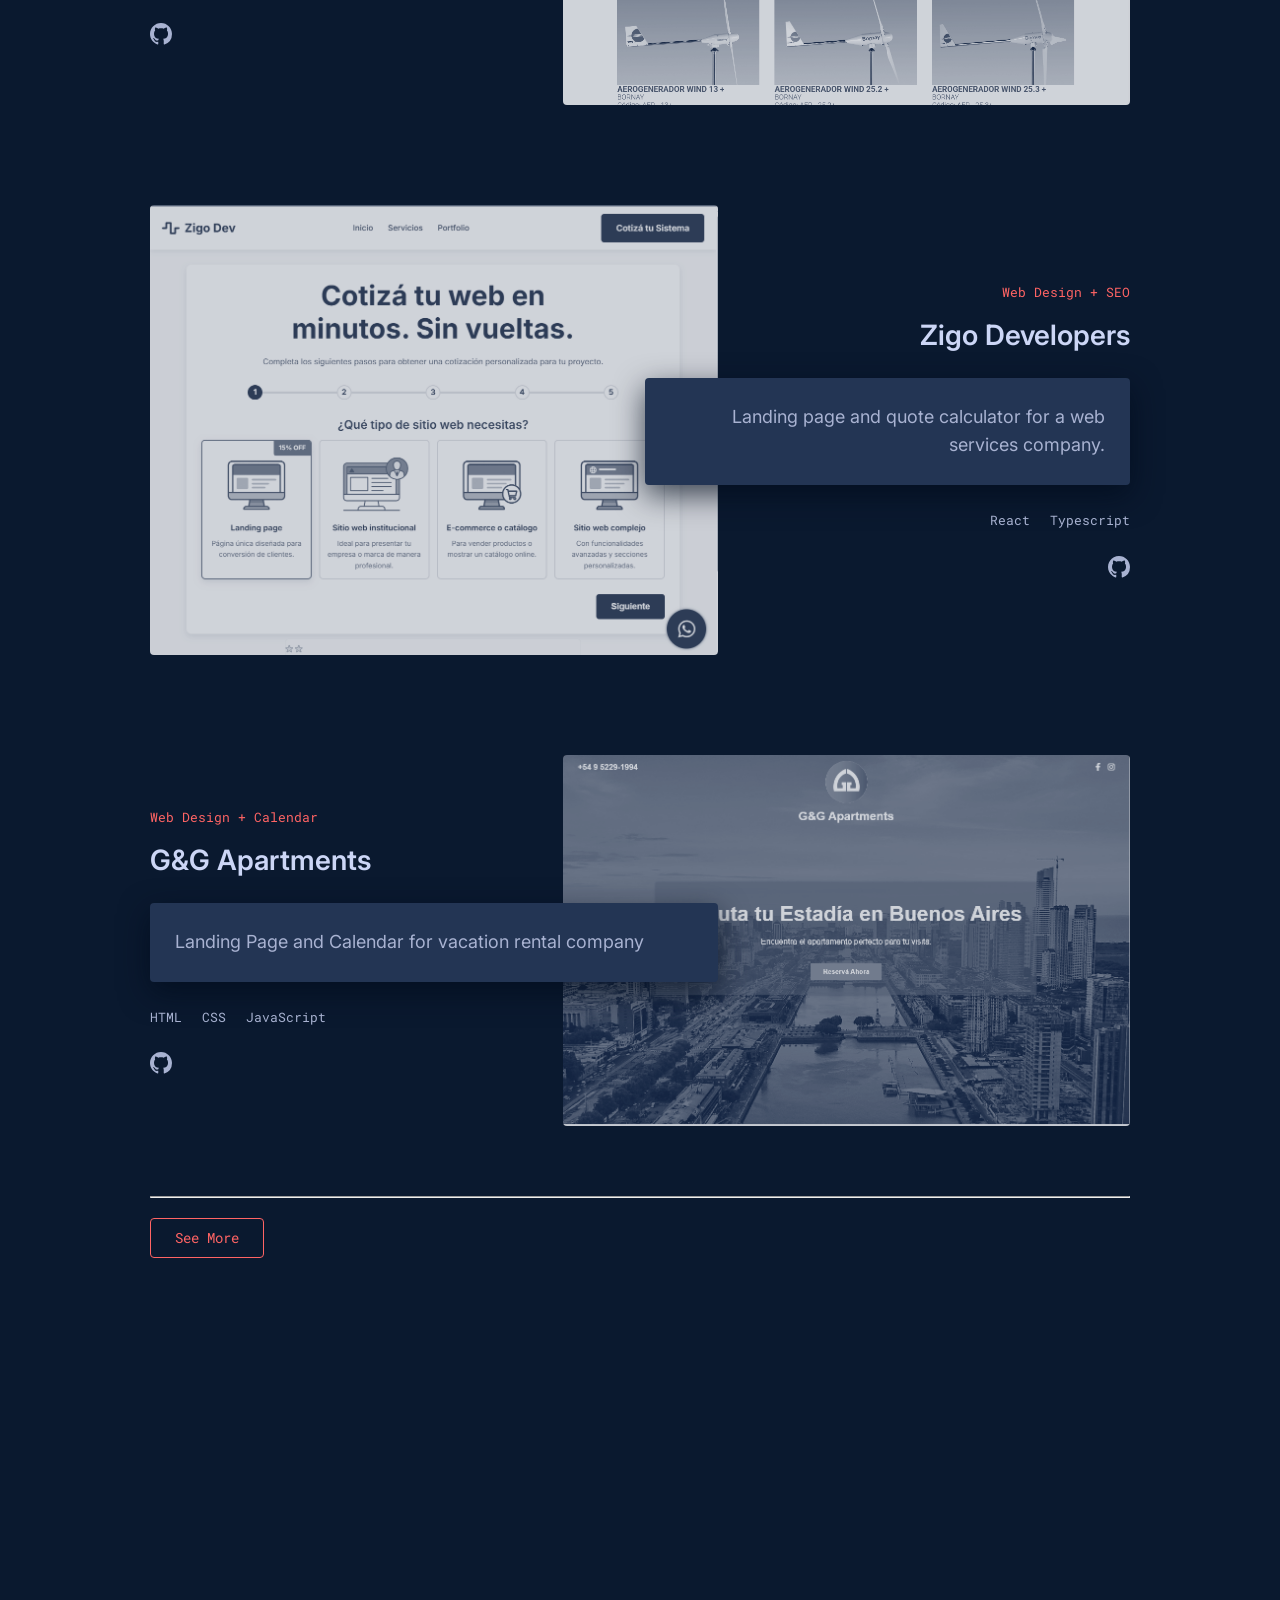
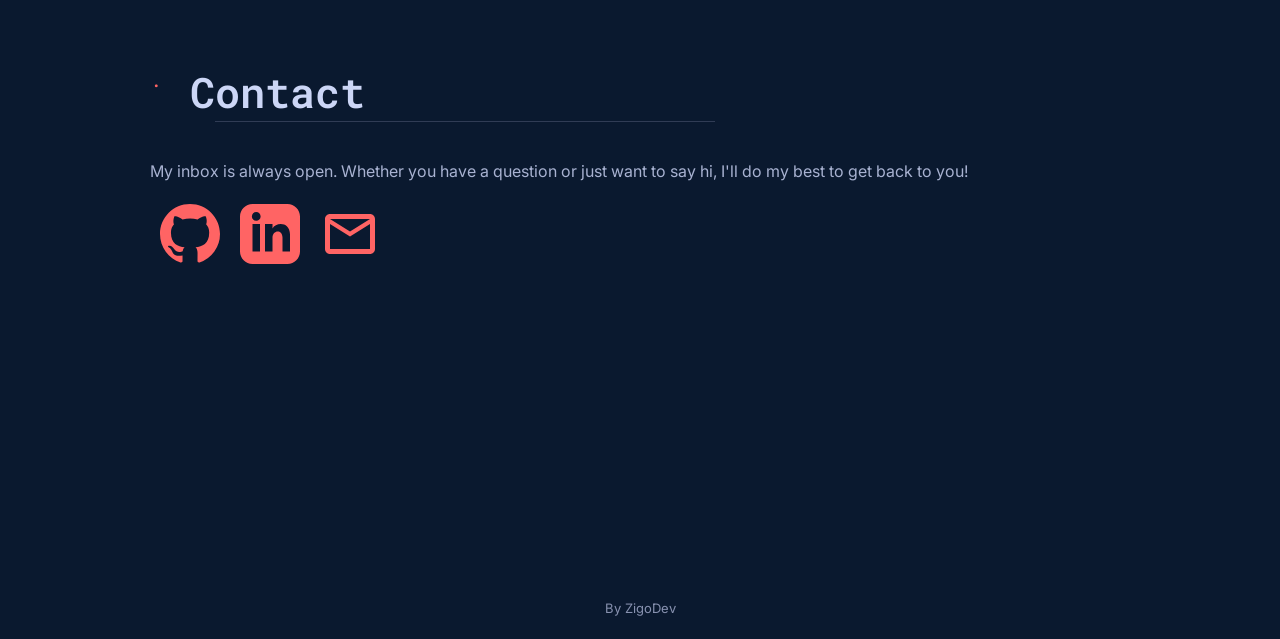
<file: index-en.html>
<!DOCTYPE html>
<html lang="en">
<head>
    <meta charset="UTF-8">
    <meta name="viewport" content="width=device-width, initial-scale=1.0">
    <title>Nicolás Gómez - Full Stack Developer</title>
    <link rel="stylesheet" type="text/css" href="css/styles.css">
    <link rel="preconnect" href="https://fonts.googleapis.com">
    <link rel="preconnect" href="https://fonts.gstatic.com" crossorigin>
    <link rel="icon" type="image/png" href="img/favicon2.png">
    <link href="https://fonts.googleapis.com/css2?family=Inter:wght@400;500;600;700&family=Roboto+Mono:wght@400;500&display=swap" rel="stylesheet">
</head>
<body>

    <header>
        <div class="logo">
            <a href="#hero">N</a>
        </div>
    
        <nav class="desktop-nav"> 
            <ul>
                <li><a href="#about">About</a></li>
                <li><a href="#experience">Experience</a></li>
                <li><a href="#work">Projects</a></li>
                <li><a href="#contact">Contact</a></li>
            </ul>
            <a href="cv/cv_en.pdf" target="_blank" rel="noopener noreferrer" class="button resume-button">Resume</a>
            <a href="index.html" rel="noopener noreferrer" class="button resume-button lang-button">ES</a>
            <button id="theme-toggle" class="button theme-toggle-button">Dark Mode</button>
        </nav>
    
        <div class="mobile-nav-button-container">
            <button class="hamburger-button" aria-label="Menu" aria-expanded="false" aria-controls="mobile-menu">
                <div class="hamburger-box">
                    <div class="hamburger-inner"></div>
                </div>
            </button>
        </div>
    </header>
    
    <aside id="mobile-menu" class="mobile-menu" tabindex="-1" aria-labelledby="mobile-menu-title" hidden>
        <button class="close-menu-button" aria-label="Close menu">
            <span>&times;</span> </button>
        <nav>
             <ul>
                <li><a href="#about">About</a></li>
                <li><a href="#experience">Experience</a></li>
                <li><a href="#work">Projects</a></li>
                <li><a href="#contact">Contact</a></li>
             </ul>
            <div class="btn-mobile-otros">
                <a href="cv/cv_en.pdf" target="_blank" rel="noopener noreferrer" class="button resume-button">Resume</a>
                <a href="index.html" rel="noopener noreferrer" class="button resume-button lang-button">ES</a>
                <button id="mobile-theme-toggle" class="button theme-toggle-button">Dark Mode</button>
            </div>
        </nav>
    </aside>

    <aside class="side left">
        <ul>
            <li><a href="https://github.com/yourusername" target="_blank" rel="noopener noreferrer" aria-label="GitHub">
                 <svg xmlns="http://www.w3.org/2000/svg" viewBox="0 0 16 16" fill="currentColor"> <path d="M8 0C3.58 0 0 3.58 0 8c0 3.54 2.29 6.53 5.47 7.59.4.07.55-.17.55-.38 0-.19-.01-.82-.01-1.49-2.01.37-2.53-.49-2.69-.94-.09-.23-.48-.94-.82-1.13-.28-.15-.68-.52-.01-.53.63-.01 1.08.58 1.23.82.72 1.21 1.87.87 2.33.66.07-.52.28-.87.51-1.07-1.78-.2-3.64-.89-3.64-3.95 0-.87.31-1.59.82-2.15-.08-.2-.36-1.02.08-2.12 0 0 .67-.21 2.2.82.64-.18 1.32-.27 2-.27.68 0 1.36.09 2 .27 1.53-1.04 2.2-.82 2.2-.82.44 1.1.16 1.92.08 2.12.51.56.82 1.27.82 2.15 0 3.07-1.87 3.75-3.65 3.95.29.25.54.73.54 1.48 0 1.07-.01 1.93-.01 2.2 0 .21.15.46.55.38A8.013 8.013 0 0 0 16 8c0-4.42-3.58-8-8-8z"/> </svg>
            </a></li>
            <li><a href="https://linkedin.com/in/yourusername" target="_blank" rel="noopener noreferrer" aria-label="LinkedIn">
                 <svg xmlns="http://www.w3.org/2000/svg" viewBox="0 0 24 24" fill="currentColor"> <path d="M19 0h-14c-2.761 0-5 2.239-5 5v14c0 2.761 2.239 5 5 5h14c2.762 0 5-2.239 5-5v-14c0-2.761-2.238-5-5-5zm-11 19h-3v-11h3v11zm-1.5-12.268c-.966 0-1.75-.79-1.75-1.764s.784-1.764 1.75-1.764 1.75.79 1.75 1.764-.783 1.764-1.75 1.764zm13.5 12.268h-3v-5.604c0-3.368-4-3.113-4 0v5.604h-3v-11h3v1.765c1.396-2.586 7-2.777 7 2.476v6.759z"/> </svg>
            </a></li>
        </ul>
    </aside>

    <aside class="side right">
        <div class="email">
            <a href="mailto:info@nicolasgomezdev.com.ar">info@nicolasgomezdev.com.ar</a>
        </div>
    </aside>

    <main>
        <section id="hero">
            <p class="greeting">Hi, my name is</p>
            <h1 class="name">Nicolás Gómez</h1>
            <h2 class="tagline">Full Stack Web Developer</h2>
            <p>I am a full stack developer with experience in PHP, JavaScript, Node.js, MySQL and more. I specialize in building functional, efficient websites and systems with a focus on user experience.</p>
            <a href="#contact" class="button contact-button">Get in touch</a>

            <!-- Botón de desplazamiento -->
            <div class="scroll-down-container">
                <a href="#about" class="scroll-down-button" aria-label="Desplazarse hacia abajo">
                    <svg xmlns="http://www.w3.org/2000/svg" width="50" height="50" viewBox="0 0 24 24" fill="none" stroke="currentColor" stroke-width="2" stroke-linecap="round" stroke-linejoin="round">
                        <polyline points="6 9 12 15 18 9"></polyline>
                    </svg>
                </a>
            </div>
        </section>
        
        <section id="about" style="margin-top: 200px;">
            <h2>About Me</h2>
            <div class="about-content">
                <div class="about-text">
                    <p>Hello! I'm Nico, a full stack web developer from Buenos Aires, Argentina.</p>
                    <p>I enjoy creating digital solutions, from landing pages to complete social networks. I like to think about user experience and optimize every part of the development process.</p>
                    <p>I studied <span class="highlight">Systems Analysis at USAL</span> and worked as a Full Stack Developer at <span class="highlight">Universidad de Palermo</span>, maintaining the CRM, mobile app, and institutional website.</p>
                    <p>Here are some technologies I've been working with recently:</p>
                    <ul class="skills-list">
                        <li>React</li>
                        <li>PHP</li>
                        <li>Node.js</li>
                        <li>HTML & CSS</li>
                        <li>MySQL</li>
                        <li>Typescript</li>
                        <li>Github Copilot</li>
                        <li>Express</li>
                    </ul>
                </div>
                <div class="about-image">
                    <div class="image-wrapper">
                        <img src="img/20240723_174016.jpg" alt="Nicolás Gómez">
                    </div>
                </div>
            </div>
        </section>
        
        <section id="experience">
            <h2>My Work Experience</h2>
            <div class="experience-tabs">
                <div class="tab-list" role="tablist" aria-label="Job tabs">
                    <button id="tab-0" role="tab" aria-selected="false" aria-controls="panel-0" tabindex="-1" class="tab-button">
                        <span>Freelance Projects</span>
                    </button>
                    <button id="tab-1" role="tab" aria-selected="true" aria-controls="panel-1" tabindex="0" class="tab-button active">
                        <span>Universidad de Palermo</span>
                    </button>
                    <button id="tab-2" role="tab" aria-selected="false" aria-controls="panel-2" tabindex="-1" class="tab-button">
                        <span>Other Projects</span>
                    </button>
                </div>
        
                <div class="tab-panels">
                    <div id="panel-0" role="tabpanel" tabindex="0" aria-labelledby="tab-0" class="tab-panel" hidden>
                        <h3><span>Full Stack Developer</span> <span class="company"> Freelance</span></h3>
                        <p class="date">2021 — 2024</p>
                        <ul>
                            <li>Design and development of websites for businesses like GG Apartments and Keramik.</li>
                            <li>Creation of custom social networks with advanced features (Taggeon).</li>
                            <li>Implementation of booking and online payment features in platforms like BLAK.</li>
                        </ul>
                    </div>
                    <div id="panel-1" role="tabpanel" tabindex="0" aria-labelledby="tab-1" class="tab-panel active">
                        <h3><span>Full Stack Developer</span> <span class="company"> Universidad de Palermo</span></h3>
                        <p class="date">2018 — 2021</p>
                        <ul>
                            <li>Maintenance and development of features in the university's CRM.</li>
                            <li>Design and updates to the institutional website.</li>
                            <li>Optimization of internal processes.</li>
                        </ul>
                    </div>
                    <div id="panel-2" role="tabpanel" tabindex="0" aria-labelledby="tab-2" class="tab-panel">
                        <h3><span>Other Projects/Businesses</span></h3>
                        <p class="date">2021 — 2024</p>
                        <ul>
                            <li>
                                <strong>Keramik</strong>, Auto detailing shop<br>
                                Project management, digital strategy, and system development<br>
                            </li>
                            <li>
                                <strong>G&G Apartments</strong>, Subletting of temporary rental properties<br>
                                Project management, digital strategy, and system development<br>
                            </li>
                        </ul>
                    </div>
                </div>
            </div>
        </section>
        

        <section id="work">
            <h2>Featured Projects</h2>
  
            <ul class="featured-projects-list">
                <li class="project">
                    <div class="project-content">
                        <div>
                            <p class="project-overline">Budgeting + Calendar Reservations + Admin</p>
                            <h3 class="project-title"><a href="https://blak.com.ar">BLAK Ploteo</a></h3>
                            <div class="project-description">
                                <p>An integrated tool that allows users to generate personalized budgets and make reservations through an interactive calendar. It also includes an admin panel.</p>
                            </div>
                            <ul class="project-tech-list">
                                <li>React</li>
                                <li>Node.js</li>
                                <li>PostgreSQL</li>
                                <li>Mercado Pago SDK</li>
                            </ul>
                            <div class="project-links">
                                <a href="https://github.com/nicogomez94" aria-label="GitHub Link" target="_blank" rel="noopener noreferrer">
                                    <svg xmlns="http://www.w3.org/2000/svg" viewBox="0 0 16 16" fill="currentColor" width="22" height="22"><path d="M8 0C3.58 0 0 3.58 0 8c0 3.54 2.29 6.53 5.47 7.59.4.07.55-.17.55-.38 0-.19-.01-.82-.01-1.49-2.01.37-2.53-.49-2.69-.94-.09-.23-.48-.94-.82-1.13-.28-.15-.68-.52-.01-.53.63-.01 1.08.58 1.23.82.72 1.21 1.87.87 2.33.66.07-.52.28-.87.51-1.07-1.78-.2-3.64-.89-3.64-3.95 0-.87.31-1.59.82-2.15-.08-.2-.36-1.02.08-2.12 0 0 .67-.21 2.2.82.64-.18 1.32-.27 2-.27.68 0 1.36.09 2 .27 1.53-1.04 2.2-.82 2.2-.82.44 1.1.16 1.92.08 2.12.51.56.82 1.27.82 2.15 0 3.07-1.87 3.75-3.65 3.95.29.25.54.73.54 1.48 0 1.07-.01 1.93-.01 2.2 0 .21.15.46.55.38A8.013 8.013 0 0 0 16 8c0-4.42-3.58-8-8-8z"/></svg>
                                </a>
                                </div>
                        </div>
                    </div>
                    <div class="project-image">
                         <a href="https://blak.com.ar">
                            <img src="img/blak.png" alt="AssignmentHub Screenshot">
                         </a>
                    </div>
                </li>
  
                <li class="project">
                    <div class="project-content">
                        <div>
                            <p class="project-overline">Social Network</p>
                            <h3 class="project-title"><a href="http://vps-4785552-x.dattaweb.com/">Taggeon</a></h3>
                            <div class="project-description">
                                <p>Dynamic social network inspired by Instagram, where users can share posts, follow each other, and build communities around common interests.</p>
                            </div>
                            <ul class="project-tech-list">
                                <li>PHP</li>
                                <li>JavaScript</li>
                                <li>MySQL</li>
                                <li>Mercado Pago SDK</li>
                            </ul>
                            <div class="project-links">
                                <a href="https://github.com/nicogomez94" aria-label="GitHub Link" target="_blank" rel="noopener noreferrer">
                                     <svg xmlns="http://www.w3.org/2000/svg" viewBox="0 0 16 16" fill="currentColor" width="22" height="22"><path d="M8 0C3.58 0 0 3.58 0 8c0 3.54 2.29 6.53 5.47 7.59.4.07.55-.17.55-.38 0-.19-.01-.82-.01-1.49-2.01.37-2.53-.49-2.69-.94-.09-.23-.48-.94-.82-1.13-.28-.15-.68-.52-.01-.53.63-.01 1.08.58 1.23.82.72 1.21 1.87.87 2.33.66.07-.52.28-.87.51-1.07-1.78-.2-3.64-.89-3.64-3.95 0-.87.31-1.59.82-2.15-.08-.2-.36-1.02.08-2.12 0 0 .67-.21 2.2.82.64-.18 1.32-.27 2-.27.68 0 1.36.09 2 .27 1.53-1.04 2.2-.82 2.2-.82.44 1.1.16 1.92.08 2.12.51.56.82 1.27.82 2.15 0 3.07-1.87 3.75-3.65 3.95.29.25.54.73.54 1.48 0 1.07-.01 1.93-.01 2.2 0 .21.15.46.55.38A8.013 8.013 0 0 0 16 8c0-4.42-3.58-8-8-8z"/></svg>
                                </a>
                            </div>
                        </div>
                    </div>
                    <div class="project-image">
                        <a href="http://vps-4785552-x.dattaweb.com/">
                            <img src="img/tagg.png" alt="Quiz App Screenshot">
                        </a>
                    </div>
                </li>
                <li class="project">
                    <div class="project-content">
                        <div>
                            <p class="project-overline">Landing Page + Catalog</p>
                            <h3 class="project-title"><a href="https://keramik.com.ar/">Keramik</a></h3>
                            <div class="project-description">
                                <p>Static page with catalog section for an auto detailing shop.</p>
                            </div>
                            <ul class="project-tech-list">
                                <li>HTML</li>
                                <li>CSS</li>
                                <li>BootStrap</li>
                                <li>JavaScript/jQuery</li>
                            </ul>
                            <div class="project-links">
                                <a href="https://github.com/nicogomez94" aria-label="GitHub Link" target="_blank" rel="noopener noreferrer">
                                     <svg xmlns="http://www.w3.org/2000/svg" viewBox="0 0 16 16" fill="currentColor" width="22" height="22"><path d="M8 0C3.58 0 0 3.58 0 8c0 3.54 2.29 6.53 5.47 7.59.4.07.55-.17.55-.38 0-.19-.01-.82-.01-1.49-2.01.37-2.53-.49-2.69-.94-.09-.23-.48-.94-.82-1.13-.28-.15-.68-.52-.01-.53.63-.01 1.08.58 1.23.82.72 1.21 1.87.87 2.33.66.07-.52.28-.87.51-1.07-1.78-.2-3.64-.89-3.64-3.95 0-.87.31-1.59.82-2.15-.08-.2-.36-1.02.08-2.12 0 0 .67-.21 2.2.82.64-.18 1.32-.27 2-.27.68 0 1.36.09 2 .27 1.53-1.04 2.2-.82 2.2-.82.44 1.1.16 1.92.08 2.12.51.56.82 1.27.82 2.15 0 3.07-1.87 3.75-3.65 3.95.29.25.54.73.54 1.48 0 1.07-.01 1.93-.01 2.2 0 .21.15.46.55.38A8.013 8.013 0 0 0 16 8c0-4.42-3.58-8-8-8z"/></svg>
                                </a>
                            </div>
                        </div>
                    </div>
                    <div class="project-image">
                        <a href="https://keramik.com.ar/">
                            <img src="img/ker.png" alt="Quiz App Screenshot">
                        </a>
                    </div>
                </li>
                <li class="project">
                    <div class="project-content">
                        <div>
                            <p class="project-overline">Web Design + Cart</p>
                            <h3 class="project-title"><a href="https://inesinasolar.com/">Inesina Solar</a></h3>
                            <div class="project-description">
                                <p>E-commerce site in WordPress for Inesina Solar, with product catalog, technical blog, and project portfolio.</p>
                            </div>
                            <ul class="project-tech-list">
                                <li>PHP</li>
                                <li>JavaScript</li>
                                <li>MySQL</li>
                                <li>WordPress</li>
                            </ul>
                            <div class="project-links">
                                <a href="https://github.com/nicogomez94" aria-label="GitHub Link" target="_blank" rel="noopener noreferrer">
                                     <svg xmlns="http://www.w3.org/2000/svg" viewBox="0 0 16 16" fill="currentColor" width="22" height="22"><path d="M8 0C3.58 0 0 3.58 0 8c0 3.54 2.29 6.53 5.47 7.59.4.07.55-.17.55-.38 0-.19-.01-.82-.01-1.49-2.01.37-2.53-.49-2.69-.94-.09-.23-.48-.94-.82-1.13-.28-.15-.68-.52-.01-.53.63-.01 1.08.58 1.23.82.72 1.21 1.87.87 2.33.66.07-.52.28-.87.51-1.07-1.78-.2-3.64-.89-3.64-3.95 0-.87.31-1.59.82-2.15-.08-.2-.36-1.02.08-2.12 0 0 .67-.21 2.2.82.64-.18 1.32-.27 2-.27.68 0 1.36.09 2 .27 1.53-1.04 2.2-.82 2.2-.82.44 1.1.16 1.92.08 2.12.51.56.82 1.27.82 2.15 0 3.07-1.87 3.75-3.65 3.95.29.25.54.73.54 1.48 0 1.07-.01 1.93-.01 2.2 0 .21.15.46.55.38A8.013 8.013 0 0 0 16 8c0-4.42-3.58-8-8-8z"/></svg>
                                </a>
                            </div>
                        </div>
                    </div>
                    <div class="project-image">
                        <a href="https://inesinasolar.com/">
                            <img src="img/inesina.png" alt="Quiz App Screenshot">
                        </a>
                    </div>
                </li>
                <li class="project">
                    <div class="project-content">
                        <div>
                            <p class="project-overline">Web Design + SEO</p>
                            <h3 class="project-title"><a href="https://zigodev.onrender.com/index.html">Zigo Developers</a></h3>
                            <div class="project-description">
                                <p>Landing page and quote calculator for a web services company.</p>
                            </div>
                            <ul class="project-tech-list">
                                <li>React</li>
                                <li>Typescript</li>
                            </ul>
                            <div class="project-links">
                                <a href="https://github.com/nicogomez94" aria-label="GitHub Link" target="_blank" rel="noopener noreferrer">
                                     <svg xmlns="http://www.w3.org/2000/svg" viewBox="0 0 16 16" fill="currentColor" width="22" height="22"><path d="M8 0C3.58 0 0 3.58 0 8c0 3.54 2.29 6.53 5.47 7.59.4.07.55-.17.55-.38 0-.19-.01-.82-.01-1.49-2.01.37-2.53-.49-2.69-.94-.09-.23-.48-.94-.82-1.13-.28-.15-.68-.52-.01-.53.63-.01 1.08.58 1.23.82.72 1.21 1.87.87 2.33.66.07-.52.28-.87.51-1.07-1.78-.2-3.64-.89-3.64-3.95 0-.87.31-1.59.82-2.15-.08-.2-.36-1.02.08-2.12 0 0 .67-.21 2.2.82.64-.18 1.32-.27 2-.27.68 0 1.36.09 2 .27 1.53-1.04 2.2-.82 2.2-.82.44 1.1.16 1.92.08 2.12.51.56.82 1.27.82 2.15 0 3.07-1.87 3.75-3.65 3.95.29.25.54.73.54 1.48 0 1.07-.01 1.93-.01 2.2 0 .21.15.46.55.38A8.013 8.013 0 0 0 16 8c0-4.42-3.58-8-8-8z"/></svg>
                                </a>
                            </div>
                        </div>
                    </div>
                    <div class="project-image">
                        <a href="https://zigodev.com.ar">
                            <img src="img/zigo.png" alt="Quiz App Screenshot">
                        </a>
                    </div>
                </li>
                <li class="project">
                    <div class="project-content">
                        <div>
                            <p class="project-overline">Web Design + Calendar</p>
                            <h3 class="project-title"><a href="https://ggapartments.com.ar">G&G Apartments</a></h3>
                            <div class="project-description">
                                <p>Landing Page and Calendar for vacation rental company</p>
                            </div>
                            <ul class="project-tech-list">
                                <li>HTML</li>
                                <li>CSS</li>
                                <li>JavaScript</li>
                            </ul>
                            <div class="project-links">
                                <a href="https://github.com/nicogomez94" aria-label="GitHub Link" target="_blank" rel="noopener noreferrer">
                                     <svg xmlns="http://www.w3.org/2000/svg" viewBox="0 0 16 16" fill="currentColor" width="22" height="22"><path d="M8 0C3.58 0 0 3.58 0 8c0 3.54 2.29 6.53 5.47 7.59.4.07.55-.17.55-.38 0-.19-.01-.82-.01-1.49-2.01.37-2.53-.49-2.69-.94-.09-.23-.48-.94-.82-1.13-.28-.15-.68-.52-.01-.53.63-.01 1.08.58 1.23.82.72 1.21 1.87.87 2.33.66.07-.52.28-.87.51-1.07-1.78-.2-3.64-.89-3.64-3.95 0-.87.31-1.59.82-2.15-.08-.2-.36-1.02.08-2.12 0 0 .67-.21 2.2.82.64-.18 1.32-.27 2-.27.68 0 1.36.09 2 .27 1.53-1.04 2.2-.82 2.2-.82.44 1.1.16 1.92.08 2.12.51.56.82 1.27.82 2.15 0 3.07-1.87 3.75-3.65 3.95.29.25.54.73.54 1.48 0 1.07-.01 1.93-.01 2.2 0 .21.15.46.55.38A8.013 8.013 0 0 0 16 8c0-4.42-3.58-8-8-8z"/></svg>
                                </a>
                            </div>
                        </div>
                    </div>
                    <div class="project-image">
                        <a href="https://ggapartments.com.ar">
                            <img src="img/gg.png" alt="Quiz App Screenshot">
                        </a>
                    </div>
                </li>
            </ul>
            <hr>
            <a href="https://github.com/nicogomez94" class="button contact-button" style="margin-top: 20px;">See More</a>
        </section>

        <section id="contact">
            <h2>Contact</h2>
            <p>My inbox is always open. Whether you have a question or just want to say hi, I'll do my best to get back to you!</p>
            <!-- Social media buttons -->
            <div class="social-buttons">
                <a href="https://github.com/nicogomez94" target="_blank" rel="noopener noreferrer" aria-label="GitHub">
                    <svg xmlns="http://www.w3.org/2000/svg" viewBox="0 0 16 16" fill="currentColor" width="60" height="60">
                        <path d="M8 0C3.58 0 0 3.58 0 8c0 3.54 2.29 6.53 5.47 7.59.4.07.55-.17.55-.38 0-.19-.01-.82-.01-1.49-2.01.37-2.53-.49-2.69-.94-.09-.23-.48-.94-.82-1.13-.28-.15-.68-.52-.01-.53.63-.01 1.08.58 1.23.82.72 1.21 1.87.87 2.33.66.07-.52.28-.87.51-1.07-1.78-.2-3.64-.89-3.64-3.95 0-.87.31-1.59.82-2.15-.08-.2-.36-1.02.08-2.12 0 0 .67-.21 2.2.82.64-.18 1.32-.27 2-.27.68 0 1.36.09 2 .27 1.53-1.04 2.2-.82 2.2-.82.44 1.1.16 1.92.08 2.12.51.56.82 1.27.82 2.15 0 3.07-1.87 3.75-3.65 3.95.29.25.54.73.54 1.48 0 1.07-.01 1.93-.01 2.2 0 .21.15.46.55.38A8.013 8.013 0 0 0 16 8c0-4.42-3.58-8-8-8z"/>
                    </svg>
                </a>
                <a href="https://linkedin.com/in/nicolasgomez94" target="_blank" rel="noopener noreferrer" aria-label="LinkedIn">
                    <svg xmlns="http://www.w3.org/2000/svg" viewBox="0 0 24 24" fill="currentColor" width="60" height="60">
                        <path d="M19 0h-14c-2.761 0-5 2.239-5 5v14c0 2.761 2.239 5 5 5h14c2.762 0 5-2.239 5-5v-14c0-2.761-2.238-5-5-5zm-11 19h-3v-11h3v11zm-1.5-12.268c-.966 0-1.75-.79-1.75-1.764s.784-1.764 1.75-1.764 1.75.79 1.75 1.764-.783 1.764-1.75 1.764zm13.5 12.268h-3v-5.604c0-3.368-4-3.113-4 0v5.604h-3v-11h3v1.765c1.396-2.586 7-2.777 7 2.476v6.759z"/>
                    </svg>
                </a>
                <a href="mailto:info@nicolasgomezdev.com.ar" target="_blank" rel="noopener noreferrer" aria-label="Email">
                    <svg xmlns="http://www.w3.org/2000/svg" viewBox="0 0 24 24" fill="currentColor" width="60" height="60">
                        <path d="M20 4H4C2.9 4 2 4.9 2 6v12c0 1.1.9 2 2 2h16c1.1 0 2-.9 2-2V6c0-1.1-.9-2-2-2zm0 2-8 5-8-5h16zm0 12H4V8l8 5 8-5v10z"/>
                    </svg>
                </a>
            </div>
        </section>

    </main>

    <footer style="text-align: center; padding: 20px; font-size: 13px; color: #8892b0;">
        <a href="https://zigodev.com.ar" target="_blank" rel="noopener noreferrer" style="color: inherit; text-decoration: none;">By ZigoDev</a>
    </footer>

    <script src="js/script.js"></script>

</body>
</html>
</file>
<file: css/styles.css>
:root {
    --dark-navy: #0a192f;
    --navy: #112240;
    --light-navy: #233554;
    --lightest-navy: #303C55;
    --slate: #8892b0;
    --light-slate: #a8b2d1;
    --lightest-slate: #ccd6f6;
    --white: #e6f1ff;
    --green: #ff6464;
    --font-sans: 'Inter', -apple-system, BlinkMacSystemFont, "Segoe UI", Roboto, Helvetica, Arial, sans-serif, "Apple Color Emoji", "Segoe UI Emoji", "Segoe UI Symbol";
    --font-mono: 'SF Mono', 'Fira Code', 'Fira Mono', 'Roboto Mono', monospace;
    --fz-xxs: 12px;
    --fz-xs: 13px;
    --fz-sm: 14px;
    --fz-md: 16px;
    --fz-lg: 18px;
    --fz-xl: 20px;
    --fz-xxl: 22px;
    --fz-heading-sm: 38px;
    --fz-heading-md: 42px;
    --fz-heading-lg: clamp(50px, 8vw, 70px);
    --fz-heading-xl: clamp(55px, 8vw, 80px);
    --border-radius: 4px;
    --nav-height: 100px;
    --nav-scroll-height: 70px;
    --tab-height: 42px;
    --tab-width: 120px;
    --easing: cubic-bezier(0.645, 0.045, 0.355, 1);
    --transition: all 0.25s cubic-bezier(0.645, 0.045, 0.355, 1);
    --hamburger-width: 30px;
    --hamburger-height: 24px;
    --hamburger-spacing: 4px;
    --hamburger-color: var(--green);
    --mobile-menu-speed: 0.3s;
    --mobile-menu-easing: ease;
}

* {
    margin: 0;
    padding: 0;
    box-sizing: border-box;
}

html {
    scroll-behavior: smooth;
}

body {
    background-color: var(--dark-navy);
    color: var(--light-slate);
    font-family: var(--font-sans);
    font-size: var(--fz-md);
    line-height: 1.6;
    -webkit-font-smoothing: antialiased;
    -moz-osx-font-smoothing: grayscale;
}

main {
    padding: 0 150px;
    margin: 0 auto;
    width: 100%;
    max-width: 1600px;
    padding-top: var(--nav-height);
}

section {
     padding: 200px 0;
     max-width: 1000px;
     margin: 0 auto;
     min-height: 80vh;
     scroll-margin-top: var(--nav-height);
}

h1, h2, h3, h4, h5, h6 {
    color: var(--lightest-slate);
    font-weight: 600;
    margin-bottom: 1rem;
}

a {
    color: var(--green);
    text-decoration: none;
    transition: var(--transition);
}
a:hover {
   color: var(--green);
   opacity: 0.8;
   text-decoration: none;
}

.button {
    color: var(--green);
    background-color: transparent;
    border: 1px solid var(--green);
    border-radius: var(--border-radius);
    padding: 0.75rem 1.5rem;
    font-family: var(--font-mono);
    font-size: var(--fz-sm);
    line-height: 1;
    text-decoration: none;
    cursor: pointer;
    transition: var(--transition);
    display: inline-block;
}

.button:hover {
    background-color: rgba(100, 255, 218, 0.1);
    outline: none;
}

header {
    position: fixed;
    top: 0;
    left: 0;
    width: 100%;
    height: var(--nav-height);
    padding: 0 50px;
    display: flex;
    justify-content: space-between;
    align-items: center;
    background-color: rgba(10, 25, 47, 0.85);
    backdrop-filter: blur(10px);
    z-index: 10;
    transition: var(--transition);
    justify-content: space-between;
}

.desktop-nav {
    display: flex;
    align-items: center;
}

nav ul {
    display: flex;
    align-items: center;
    list-style: none;
}

nav ul li {
    margin: 0 15px;
    font-family: var(--font-mono);
    font-size: var(--fz-xs);
}

nav ul li a {
    color: var(--lightest-slate);
    counter-increment: item 1;
    padding: 10px;
}

nav ul li a::before {
    content: '.';
    margin-right: 5px;
    color: var(--green);
    font-size: var(--fz-xs);
}
 nav ul li a:hover {
    color: var(--green);
 }

.mobile-nav-button-container {
    display: none;
    position: fixed;
    top: 15px;
    right: 25px;
    z-index: 12;
}

.hamburger-button {
    display: inline-block;
    padding: 15px;
    cursor: pointer;
    transition-property: opacity, filter;
    transition-duration: 0.15s;
    transition-timing-function: linear;
    font: inherit;
    color: inherit;
    text-transform: none;
    background-color: transparent;
    border: 0;
    margin: 0;
    overflow: visible;
    position: relative;
    z-index: 12;
}
.hamburger-button:hover {
    opacity: 0.7;
}

.hamburger-box {
    width: var(--hamburger-width);
    height: var(--hamburger-height);
    display: inline-block;
    position: relative;
}

.hamburger-inner {
    display: block;
    top: 50%;
    margin-top: -2px;
    position: absolute;
    width: var(--hamburger-width);
    height: 2px;
    border-radius: 4px;
    background-color: var(--hamburger-color);
    transition: transform 0.22s var(--mobile-menu-easing);
}
.hamburger-inner::before,
.hamburger-inner::after {
    content: '';
    display: block;
    position: absolute;
    left: 0;
    width: var(--hamburger-width);
    height: 2px;
    border-radius: 4px;
    background-color: var(--hamburger-color);
    transition: transform 0.15s ease;
}
.hamburger-inner::before {
    top: calc(-1 * (var(--hamburger-height) / 2 - var(--hamburger-spacing) * 1.5));
    transition: top 0.1s 0.25s ease-in, opacity 0.1s ease-in;
}
.hamburger-inner::after {
    bottom: calc(-1 * (var(--hamburger-height) / 2 - var(--hamburger-spacing) * 1.5));
    transition: bottom 0.1s 0.25s ease-in, transform 0.22s var(--mobile-menu-easing);
}

/* Opcional: Ocultar botón hamburguesa cuando el menú está abierto */
body.menu-open .mobile-nav-button-container {
    opacity: 0.5;
    pointer-events: none;
}

/* Estilo inicial para las secciones ocultas */
.section-hidden {
    opacity: 0;
    transform: translateX(-100px); /* Barrido desde la izquierda */
    transition: opacity 0.6s ease-out, transform 0.6s ease-out;
}

/* Estilo para las secciones visibles */
.section-visible {
    opacity: 1;
    transform: translateX(0); /* Posición final */
}

/* Estilo inicial para header y aside ocultos */
.hidden {
    opacity: 0;
    transform: translateY(-50px); /* Barrido desde arriba */
    transition: opacity 0.6s ease-out, transform 0.6s ease-out;
}

/* Estilo para header y aside visibles */
.visible {
    opacity: 1;
    transform: translateY(0); /* Posición final */
}

/* --- Estilos Botón de Cierre (Nuevo) --- */
.close-menu-button {
    position: absolute;
    top: 15px;
    right: 25px;
    padding: 10px;
    background-color: transparent;
    border: none;
    color: var(--green);
    font-size: 2rem;
    font-weight: bold;
    line-height: 1;
    cursor: pointer;
    z-index: 12;
    transition: var(--transition);
}
.close-menu-button:hover {
    color: var(--white);
    opacity: 0.8;
}
.close-menu-button span {
    display: block;
    transform: translateY(-2px);
}

.mobile-menu {
    position: fixed;
    top: 0;
    bottom: 0;
    right: 0;
    width: min(75vw, 400px);
    height: 100vh;
    background-color: var(--light-navy);
    z-index: 11;
    padding: 3rem 1.5rem 2rem;
    display: flex;
    flex-direction: column;
    justify-content: center;
    align-items: center;
    transform: translateX(100%);
    visibility: hidden;
    transition: transform var(--mobile-menu-speed) var(--mobile-menu-easing),
                visibility var(--mobile-menu-speed) var(--mobile-menu-easing);
}

.mobile-menu.is-open {
    transform: translateX(0);
    visibility: visible;
    transition: transform var(--mobile-menu-speed) var(--mobile-menu-easing),
                visibility 0s linear 0s;
}

.mobile-menu nav {
    text-align: center;
    width: 100%;
    height: 100%;
    overflow-y: auto;
}

.mobile-menu nav ul {
    display: block !important;
    list-style: none;
    padding: 0;
    margin: 0;
    width: 100%;
}

.mobile-menu nav ul li {
    position: relative;
    margin: 0 auto 2rem;
    width: 100%;
}
.mobile-menu nav ul li:last-child {
    margin-bottom: 0;
}

.mobile-menu nav ul li a {
    display: block;
    font-family: var(--font-sans);
    font-size: var(--fz-lg);
    font-weight: 600;
    padding: 0.25rem 0;
    color: var(--lightest-slate);
    text-decoration: none;
    width: 100%;
    transition: var(--transition);
}
.mobile-menu nav ul li a:hover,
.mobile-menu nav ul li a:focus {
    color: var(--green);
}

.mobile-menu .resume-button {
    padding: 1rem 2.5rem;
    margin: 3rem auto 0;
    width: max-content;
    font-size: var(--fz-sm);
}

.logo a {
    font-family: var(--font-mono);
    font-size: var(--fz-xl);
    font-weight: bold;
    color: var(--green);
    text-decoration: none;
    border: 2px solid var(--green);
    padding: 5px 10px;
    display: inline-block;
}



.resume-button {
    margin-left: 20px;
    font-size: var(--fz-xs);
    padding: 0.5rem 1rem;
}

.side {
    position: fixed;
    bottom: 0;
    width: 40px;
    display: flex;
    flex-direction: column;
    align-items: center;
    z-index: 5;
}
.side.left {
    left: 40px;
}
.side.right {
    right: 40px;
}

.side::after {
    content: '';
    display: block;
    width: 1px;
    height: 90px;
    margin-top: 20px;
    background-color: var(--light-slate);
}

.side ul {
    list-style: none;
    padding: 0;
    margin: 0;
}
.side li {
    margin-bottom: 20px;
}

.side a {
    display: inline-block;
     transition: var(--transition);
}
.side a:hover {
     transform: translateY(-3px);
     color: var(--green);
}

.side svg {
    width: 20px;
    height: 20px;
    fill: var(--light-slate);
     transition: var(--transition);
}
.side a:hover svg {
    fill: var(--green);
}

.side .email a {
    font-family: var(--font-mono);
    font-size: var(--fz-xs);
    color: var(--light-slate);
    writing-mode: vertical-rl;
    letter-spacing: 0.1em;
    padding-bottom: 20px;
}
 .side .email a:hover {
     color: var(--green);
     transform: none;
 }

#hero {
    padding-top: 0;
    padding-bottom: 100px;
     min-height: calc(90vh - var(--nav-height));
     display: flex;
     flex-direction: column;
     justify-content: center;
     align-items: flex-start;
      scroll-margin-top: 0;
    position: relative;
}

#hero .greeting {
    font-family: var(--font-mono);
    font-size: var(--fz-md);
    color: var(--green);
    margin-bottom: 20px;
}

#hero h1 {
    font-size: var(--fz-heading-lg);
    color: var(--lightest-slate);
    margin-bottom: 10px;
    line-height: 1.1;
    padding-left: 0;
}

#hero h2 {
    font-size: var(--fz-heading-md);
    color: var(--slate);
    margin-bottom: 25px;
    line-height: 1.1;
     font-weight: 600;
     padding-left: 0;
}

#hero p {
    max-width: 700px;
    color: var(--slate);
    margin-bottom: 50px;
    font-size: var(--fz-lg);
}

section h2 {
    font-family: var(--font-mono);
    font-size: var(--fz-heading-md);
    color: var(--lightest-slate);
    margin-bottom: 2rem;
    position: relative;
    padding-left: 40px;
}

section h2::before {
    counter-increment: section;
    content: '.';
    position: absolute;
    left: 0;
    top: 5px;
    color: var(--green);
    font-size: var(--fz-xl);
    font-weight: normal;
}

 section h2::after {
    content: '';
    display: block;
    position: relative;
    top: -5px;
    width: 500px;
    height: 1px;
    margin-left: 25px;
    background-color: var(--lightest-navy);
 }

 /* --- Estilos para la Sección About --- */

#about .about-content {
    display: grid; /* Usando Grid para layout */
    grid-template-columns: 3fr 2fr; /* Proporción 3:2 para texto/imagen */
    gap: 50px; /* Espacio entre texto e imagen */
    align-items: flex-start; /* Alinea los items al inicio */
}

#about .about-text p {
    margin-bottom: 15px; /* Espacio entre párrafos */
    color: var(--slate);
    font-size: var(--fz-lg); /* Tamaño de fuente ligeramente mayor */
     max-width: none; /* Anula el max-width general si lo hubiera */
}

#about .about-text .highlight {
    color: var(--green); /* Resalta el nombre de la universidad */
}

#about .skills-list {
    display: grid;
    grid-template-columns: repeat(2, minmax(140px, 200px)); /* 2 columnas */
    gap: 0 10px; /* Espacio vertical 0, horizontal 10px */
    padding: 0;
    margin: 20px 0 0 0;
    overflow: hidden;
    list-style: none;
}

#about .skills-list li {
    position: relative;
    margin-bottom: 10px;
    padding-left: 20px;
    font-family: var(--font-mono);
    font-size: var(--fz-sm); /* Un poco más pequeño */
    color: var(--slate);
}

#about .skills-list li::before {
    content: '▸'; /* Flecha como viñeta */
    position: absolute;
    left: 0;
    top: 1px; /* Ajuste vertical */
    color: var(--green);
    font-size: var(--fz-sm);
    line-height: 12px;
}

#about .about-image {
    position: relative;
    max-width: 300px; /* Ancho máximo del contenedor de imagen */
    grid-column: 2 / 3; /* Asegura que esté en la segunda columna del grid */
     margin-left: auto; /* Empuja hacia la derecha si hay espacio */
}

#about .image-wrapper {
    position: relative;
    width: 100%;
    border-radius: var(--border-radius);
    background-color: var(--green); /* Fondo para la foto */
    transition: var(--transition);
}
 #about .image-wrapper:hover,
 #about .image-wrapper:focus {
    background: transparent;
     outline: 0;
 }


#about .image-wrapper::before { /* Crea el borde exterior */
    content: '';
    display: block;
    position: absolute;
    width: 100%;
    height: 100%;
    border-radius: var(--border-radius);
    transition: var(--transition);
    top: 0;
    left: 0;
     border: 2px solid var(--green);
     z-index: 1; /* Debajo de la imagen pero sobre el ::after */
}

 #about .image-wrapper::after { /* Crea el desplazamiento/sombra */
     content: '';
     display: block;
     position: absolute;
     width: 100%;
     height: 100%;
     border-radius: var(--border-radius);
     transition: var(--transition);
     border: 2px solid var(--green);
     top: 15px;  /* Desplazamiento vertical */
     left: 15px; /* Desplazamiento horizontal */
     z-index: 0; /* Detrás de todo */
 }

#about .image-wrapper:hover::after {
     top: 10px;
     left: 10px;
}


#about .about-image img {
    position: relative;
    display: block;
    width: 100%;
    max-width: 100%;
    height: auto;
    border-radius: var(--border-radius);
    /* Mezcla para efecto de color (opcional, ajusta si es necesario) */
    mix-blend-mode: multiply;
    filter: grayscale(100%) contrast(1);
    transition: var(--transition);
    z-index: 2; /* Encima de los pseudo-elementos */
}

 #about .image-wrapper:hover img {
     mix-blend-mode: normal;
     filter: none;
 }


** --- Estilos para la Sección Experience --- **

 #experience {
    max-width: 750px; /* Un poco más de ancho */
    min-height: 340px; /* Altura mínima para evitar colapso */
}

.experience-tabs {
    display: flex;
    gap: 30px; /* Aumenta el espacio entre lista y panel */
    position: relative;
}

.tab-list {
    position: relative;
    /* width: max-content; */ /* Quitado para que sea más flexible */
    min-width: 180px; /* Ancho mínimo fijo más grande */
    padding: 0;
    margin: 0;
    list-style: none;
    display: flex;
    flex-direction: column;
     flex-shrink: 0; /* Evita que la lista se encoja */
}

.tab-button {
    display: inline-flex;
    align-items: center;
    width: 100%;
    background-color: transparent;
    color: var(--slate);
    font-family: var(--font-mono);
    font-size: var(--fz-xs);
    text-align: left;
    white-space: nowrap;
    border: none;
    border-left: 2px solid var(--lightest-navy);
    padding: 13px 20px; /* Ajustado padding */
    cursor: pointer;
    transition: var(--transition);
    height: var(--tab-height, 42px); /* Asegura altura constante */
}
.tab-button:hover,
.tab-button:focus {
     background-color: var(--light-navy);
     color: var(--green);
     outline: none;
}
.tab-button.active {
     color: var(--green);
     background-color: var(--light-navy);
     font-weight: 500;
     border-left-color: var(--green); /* Cambia el borde izquierdo directamente */
}
 /* Ocultar el highlight bar ya que su movimiento perfecto requiere JS */
 /* Si quieres mantenerlo estático, puedes descomentar y ajustar */
.tab-highlight {
    position: absolute;
     top: 0; /* Posición inicial */
     left: -2px; /* Alineado con el borde */
     z-index: 10;
     width: 2px;
     height: var(--tab-height, 42px);
     border-radius: var(--border-radius);
     background: var(--green);
     transition: transform 0.25s cubic-bezier(0.645, 0.045, 0.355, 1);
     transition-delay: 0.1s;
     /* El JS ajustará este transform */
     transform: translateY(0px); /* Inicialmente en la primera posición */
}


.tab-panels {
    flex-grow: 1; /* Ocupa el espacio restante */
    /* padding-left: 10px; */ /* Quitado, usa el gap del flex container */
    width: 100%; /* Asegura que ocupe el espacio */
    min-width: 0; /* Permite que se encoja si es necesario */
}

.tab-panel {
    display: none; /* Oculto por defecto */
    padding: 5px;
    width: 100%;
    height: 100%;
}
.tab-panel.active {
    display: block; /* Visible si está activo */
}

.tab-panel h3 {
    color: var(--lightest-slate);
    font-size: var(--fz-xxl);
    font-weight: 500;
    line-height: 1.3;
    margin-bottom: 5px;
}
.tab-panel h3 .company {
    color: var(--green);
}
 /* Corregido selector para el '@' */
 .tab-panel h3 .company::before {
     content: " @ "; /* Espacios alrededor del @ */
     /* color: var(--green); */ /* Quitado, hereda color de .company */
 }

.tab-panel p.date {
    font-family: var(--font-mono);
    font-size: var(--fz-xs);
    color: var(--light-slate);
    margin-bottom: 25px;
}

.tab-panel ul {
    padding: 0;
    margin: 0;
    list-style: none;
    font-size: var(--fz-lg);
}
.tab-panel ul li {
    position: relative;
    padding-left: 30px;
    margin-bottom: 10px;
    color: var(--slate);
}
.tab-panel ul li::before {
    content: '▸';
    position: absolute;
    left: 0;
    top: 3px;
    color: var(--green);
}

/* --- Ajustes Responsivos para la Sección work --- */
#work {
    max-width: 1000px; /* Ajusta según necesites */
}

.featured-projects-list {
    list-style: none;
    padding: 0;
    margin: 0;
}
.social-buttons{
    margin-top: 20px; 
    display: flex; 
    gap: 20px; 
    margin-left: 10px;
}
.project {
    display: grid;
    gap: 10px;
    grid-template-columns: repeat(12, 1fr);
    align-items: center;
    margin-bottom: 100px;
}

.project:last-of-type {
     margin-bottom: 70px;
}

.project-content {
    position: relative;
    grid-column: 1 / 8; /* Por defecto a la izquierda */
    grid-row: 1 / -1;
    text-align: left;
    z-index: 2; /* Contenido encima de la imagen */
}

.project:nth-of-type(odd) .project-content {
    grid-column: 7 / -1; /* Texto a la derecha para impares */
    text-align: right;
}

.project-overline {
    margin: 10px 0;
    color: var(--green);
    font-family: var(--font-mono);
    font-size: var(--fz-xs);
    font-weight: 400;
}

.project-title {
    color: var(--lightest-slate);
    font-size: clamp(24px, 5vw, 28px);
    margin: 0 0 20px;
}
.project-title a {
     color: var(--lightest-slate);
     text-decoration: none;
}
  .project-title a:hover {
       color: var(--green);
  }


.project-description {
    background-color: var(--light-navy);
    color: var(--light-slate);
    padding: 25px;
    border-radius: var(--border-radius);
    font-size: var(--fz-lg);
    position: relative;
    z-index: 2;
    box-shadow: 0 10px 30px 0px rgba(2, 12, 27, 0.7);
    transition: var(--transition);
}
.project-description:hover {
    box-shadow: 0 20px 30px -15px rgba(2,12,27,0.7);
}
.project-description p {
    margin: 0;
}
 .project-description a {
      display: inline-block;
      text-decoration: none;
      text-decoration-skip-ink: auto;
      position: relative;
      transition: var(--transition);
      color: var(--green);
 }


.project-tech-list {
    display: flex;
    flex-wrap: wrap;
    position: relative;
    z-index: 2;
    margin: 25px 0 10px;
    padding: 0;
    list-style: none;
}

.project:nth-of-type(odd) .project-tech-list {
     justify-content: flex-end; /* Alinea a la derecha para impares */
}

.project-tech-list li {
    margin: 0 20px 5px 0;
    color: var(--light-slate);
    font-family: var(--font-mono);
    font-size: var(--fz-xs);
    white-space: nowrap;
}
.project:nth-of-type(odd) .project-tech-list li {
     margin: 0 0 5px 20px; /* Invierte margen para alineación derecha */
}


.project-links {
    display: flex;
    align-items: center;
    position: relative;
    margin-top: 10px;
    margin-left: -10px;
    color: var(--lightest-slate);
}
.project:nth-of-type(odd) .project-links {
    justify-content: flex-end;
    margin-left: 0;
    margin-right: -10px;
}
.project-links a {
    display: flex;
    justify-content: center;
    align-items: center;
    padding: 10px;
}
 .project-links a svg {
      width: 22px;
      height: 22px;
      fill: var(--light-slate);
      transition: var(--transition);
 }
  .project-links a:hover svg {
       fill: var(--green);
  }

.project-image {
    grid-column: 6 / -1; /* Por defecto a la derecha */
    grid-row: 1 / -1;
    position: relative;
    z-index: 1; /* Imagen detrás del contenido */
    transition: var(--transition);
    border-radius: var(--border-radius);
}

.project:nth-of-type(odd) .project-image {
     grid-column: 1 / 8; /* Imagen a la izquierda para impares */
}

 .project-image a {
      width: 100%;
      background-color: var(--green);
      border-radius: var(--border-radius);
      vertical-align: middle;
 }
  .project-image a::before {
       content: '';
       position: absolute;
       width: 100%;
       height: 100%;
       top: 0;
       left: 0;
       right: 0;
       bottom: 0;
       z-index: 3;
       transition: var(--transition);
       background-color: var(--navy);
       mix-blend-mode: screen;
       border-radius: var(--border-radius);
  }
   .project-image a:hover::before {
        background-color: transparent;
        filter: none;
   }


 .project-image img {
      display: block;
      width: 100%;
      max-width: 100%;
      height: auto;
      position: relative;
      border-radius: var(--border-radius);
      mix-blend-mode: multiply;
      filter: grayscale(100%) contrast(1) brightness(80%);
      transition: var(--transition);
      object-fit: cover; /* Ajusta la imagen */
 }
  .project-image a:hover img {
       filter: none;
       mix-blend-mode: normal;
  }

.btn-mobile-otros {
    display: flex;
    flex-direction: column;
    margin-top: 25px;
}
.btn-mobile-otros a{
    margin-top: 10px;
}


/* --- Ajustes Responsivos para Work --- */
  /* --- Ajustes Responsivos para Work (Revisados) --- */
  @media (max-width: 768px) {
    .project {
        display: block; /* Cambia a bloque */
        margin-bottom: 70px;
        position: relative; /* Necesario para posicionar la imagen absoluta */
        border-radius: var(--border-radius); /* Opcional: Redondea el contenedor */
        overflow: hidden; /* Evita que la imagen se salga */
    }
    #contact{
        text-align: center;
    }
    .social-buttons {
        justify-content: center;
        text-align: center;
        margin-left: 0;
    }
    .project-image,
    .project:nth-of-type(odd) .project-image {
        /* Resetea propiedades de Grid */
        grid-column: auto;
        grid-row: auto;
        /* Posiciona la imagen como fondo */
        position: absolute;
        inset: 0; /* top/right/bottom/left = 0 */
        width: 100%;
        height: 100%;
        opacity: 0.1; /* Más opacidad para que sea más sutil */
        z-index: 0; /* Detrás del contenido */
        border-radius: 0; /* Sin borde redondeado */
        transition: none; /* Sin transición en móvil */
    }

     .project-image a { /* El enlace que envuelve la imagen */
         display: block;
         width: 100%;
         height: 100%;
         background-color: transparent; /* Sin fondo verde */
     }
     .project-image a::before {
          display: none; /* Oculta el overlay de 'screen' */
     }

     .project-image img {
         object-fit: cover; /* Cubre todo el contenedor */
         height: 100%;
         mix-blend-mode: normal; /* Resetea modos de mezcla */
         filter: none; /* Resetea filtros */
         border-radius: 0; /* Sin borde redondeado */
         opacity: 1; /* Opacidad controlada por .project-image */
         transition: none;
     }

    .project-content,
    .project:nth-of-type(odd) .project-content {
        /* Resetea propiedades de Grid */
        grid-column: auto;
        grid-row: auto;
        /* Posicionamiento y Estilo del Contenido */
        position: relative; /* Flujo normal, encima de la imagen */
        z-index: 2; /* Asegura que esté encima */
        padding: 40px 30px; /* Ajusta padding */
        text-align: left; /* Siempre alineado a la izquierda */
        background-color: rgba(17, 34, 64, 0.7); /* Fondo semi-transparente oscuro para legibilidad */
        /* Considera usar un color sólido si prefieres: background-color: var(--navy); */
        border-radius: 0; /* Sin borde redondeado aquí */
        min-height: 320px; /* Altura mínima para contener texto y dar espacio */
        display: flex; /* Ayuda a centrar verticalmente el contenido */
        flex-direction: column;
        justify-content: center;
    }

    /* Asegura colores legibles para el texto sobre el fondo oscuro */
    .project-title a {
         color: var(--lightest-slate);
         text-decoration: none; /* Asegura no subrayado */
    }
     .project-title a:hover {
         color: var(--green); /* Mantiene hover */
     }

    .project-description {
        background-color: transparent; /* Sin fondo propio */
        padding: 0;
        box-shadow: none; /* Sin sombra */
        color: var(--light-slate); /* Color de texto principal */
    }
    .project-description p {
         color: var(--light-slate); /* Asegura color del párrafo */
         margin-bottom: 0; /* Ajusta si es necesario */
    }

    /* Ajuste de listas y enlaces */
    .project-tech-list,
    .project:nth-of-type(odd) .project-tech-list {
         justify-content: flex-start; /* Alinea a la izquierda */
         margin-top: 15px;
         margin-bottom: 15px;
    }
    .project-tech-list li,
    .project:nth-of-type(odd) .project-tech-list li {
         margin: 0 10px 5px 0;
         color: var(--light-slate); /* Asegura color */
    }
     .project-links,
     .project:nth-of-type(odd) .project-links {
         justify-content: flex-start; /* Alinea a la izquierda */
         margin-left: -10px; /* Mantiene alineación del icono */
         margin-right: 0;
     }
     .project-links a svg {
         fill: var(--light-slate); /* Asegura color del icono */
     }
     .project-links a:hover svg {
          fill: var(--green);
     }

    /* Estilos para los botones en dispositivos móviles */
    .btn-mobile-otros {
        display: flex;
        flex-direction: column;
        align-items: center; /* Centra los botones horizontalmente */
        gap: 15px; /* Espaciado uniforme entre los botones */
        margin-top: 25px;
    }

    .btn-mobile-otros .button {
        width: 50%; /* Asegura que los botones ocupen todo el ancho disponible */
        max-width: 300px; /* Ancho máximo para evitar que sean demasiado grandes */
        padding: 0.8rem 1.5rem; /* Padding uniforme */
        font-size: var(--fz-sm); /* Tamaño de fuente consistente */
        text-align: center; /* Centra el texto dentro del botón */
    }
    .theme-toggle-button {
        margin-left: 0 !important;
    }
}

/* Ajustes más finos para pantallas muy pequeñas */
 @media (max-width: 480px) {
      .project-content {
           padding: 30px 20px; /* Menos padding */
           min-height: 280px; /* Menos altura mínima */
       }
      .project-tech-list li {
           font-size: var(--fz-xxs);
           margin-right: 5px;
       }
 }

/* --- Ajustes Responsivos para Experience (Revisados) --- */
@media (max-width: 600px) {
    .experience-tabs {
        display: block; /* Cambia a diseño de bloque */
        gap: 0; /* Elimina el espacio entre lista y panel */
    }

    .tab-list {
        display: flex;
        flex-direction: row; /* Cambia a fila horizontal */
        overflow-x: auto; /* Permite desplazamiento horizontal si no caben */
        width: 100%;
        margin-bottom: 20px; /* Espacio inferior */
        border-bottom: 1px solid var(--lightest-navy); /* Línea separadora */
    }

    .tab-button {
        flex: 1; /* Asegura que las pestañas ocupen el mismo espacio */
        padding: 10px 15px;
        border-left: none; /* Elimina el borde izquierdo */
        border-bottom: 2px solid transparent; /* Borde inferior para resaltar */
        text-align: center; /* Centra el texto */
        white-space: nowrap; /* Evita que el texto se divida en varias líneas */
    }

    .tab-button.active {
        border-bottom-color: var(--green); /* Resalta la pestaña activa */
    }

    .tab-panels {
        padding-left: 0; /* Elimina el padding izquierdo */
    }
}

/* --- Ajustes Responsivos para About --- */
@media (max-width: 768px) {
    #about .about-content {
        display: block; /* Cambia a layout de bloque (una columna) */
    }
    #about .about-image {
         margin: 50px auto 0; /* Centra la imagen y añade espacio superior */
         max-width: 250px; /* Imagen más pequeña en móvil */
    }
    #about .image-wrapper::after {
         top: 10px;
         left: 10px;
    }
    body.light-mode .project-overline{
        color: #ffffff !important; 
    }
    .mobile-menu .resume-button, .theme-toggle-button{

    }
}
@media (max-width: 333px) {
     #about .skills-list {
         grid-template-columns: 1fr; /* Una columna en pantallas muy pequeñas */
     }
}

 #hero h2::after, #hero h2::before { display: none; }

@media (max-width: 1080px) {
    main {
        padding: 0 100px;
        padding-top: var(--nav-height);
    }
    .side { display: none; }
    section h2::after { width: 100px; margin-left: 200px; }
}

@media (max-width: 768px) {
     main {
        padding: 0 25px;
        padding-top: var(--nav-height);
    }
    header {
        padding: 0 25px;
    }
     header nav { display: none; }
     header .resume-button { margin-left: auto; }
     #hero { align-items: center; text-align: center; }
     #hero h1 { font-size: clamp(30px, 15vw, 70px); }
     #hero h2 { font-size: clamp(35px, 10vw, 50px); }
     #hero p { max-width: 90%; font-size: var(--fz-md); }
     section { padding: 80px 0; }
     section h2 { padding-left: 0; text-align: center; }
     section h2::before { display: none; }
     section h2::after { display: none; }
}

 @media (max-width: 480px) {
      main {
        padding: 0 15px;
        padding-top: var(--nav-scroll-height);
    }
     header {
         height: var(--nav-scroll-height);
     }
    #hero .greeting { font-size: var(--fz-sm); }
     #hero h1 { font-size: 32px; }
     #hero h2 { font-size: 26px; }
     #hero p { font-size: var(--fz-sm); }
     .button { padding: 0.6rem 1.2rem; font-size: var(--fz-xs); }
     section { padding: 60px 20px; scroll-margin-top: var(--nav-scroll-height); }
}

@media (max-width: 768px) {
    .desktop-nav {
        display: none;
    }
    .mobile-nav-button-container {
        display: block;
    }
}

body.menu-open {
    overflow: hidden;
}

/* Botón de cambio de tema */
.theme-toggle-button {
    margin-left: 20px;
    font-size: var(--fz-xs);
    padding: 0.5rem 1rem;
    cursor: pointer;
    background-color: var(--light-navy);
    color: var(--lightest-slate);
    border: 1px solid var(--lightest-slate);
    border-radius: var(--border-radius);
    transition: var(--transition);
}

.theme-toggle-button:hover {
    background-color: var(--green);
    color: var(--dark-navy);
}

/* Modo claro */
body.light-mode {
    background-color: var(--white);
    color: var(--dark-navy);
}
body.light-mode h1 {
    color: var(--green) !important;
}
body.light-mode h2 {
    color: #d55555 !important;
}
body.light-mode h3 {
    color: var(--dark-navy);
}
body.light-mode a {
    color: var(--green);
}
body.light-mode .project-overline {
    color: var(--dark-navy);
}
body.light-mode .social-buttons a:link{
    color: var(--dark-navy) !important;
}
body.light-mode .greeting{
    color: var(--dark-navy) !important;
}

body.light-mode header {
    background-color: rgba(255, 255, 255, 0.85);
    backdrop-filter: blur(10px);
}

body.light-mode .button {
    background-color: var(--dark-navy);
    color: var(--white);
    border: 1px solid var(--dark-navy);
}

body.light-mode .button:hover {
    background-color: var(--green);
    color: var(--dark-navy);
}

/* CSS para el botón de desplazamiento */
.scroll-down-container {
    position: absolute;
    bottom: 5px;
    left: 50%;
    transform: translateX(-50%);
    display: flex;
    flex-direction: column;
    align-items: center;
    animation: fadeInUp 2s ease forwards;
    opacity: 0;
}

.scroll-down-button {
    display: flex;
    flex-direction: column;
    align-items: center;
    color: var(--text-color);
    text-decoration: none;
    transition: transform 0.3s ease;
    padding: 10px;
}

.scroll-down-button:hover {
    transform: translateY(5px);
}

.scroll-text {
    font-size: 14px;
    margin-bottom: 8px;
    font-weight: 500;
}

.scroll-down-button svg {
    animation: bounce 2s infinite;
}

@keyframes bounce {
    0%, 20%, 50%, 80%, 100% {
        transform: translateY(0);
    }
    40% {
        transform: translateY(-10px);
    }
    60% {
        transform: translateY(-5px);
    }
}

@keyframes fadeInUp {
    from {
        opacity: 0;
        transform: translate(-50%, 20px);
    }
    to {
        opacity: 1;
        transform: translate(-50%, 0);
    }
}
</file>
